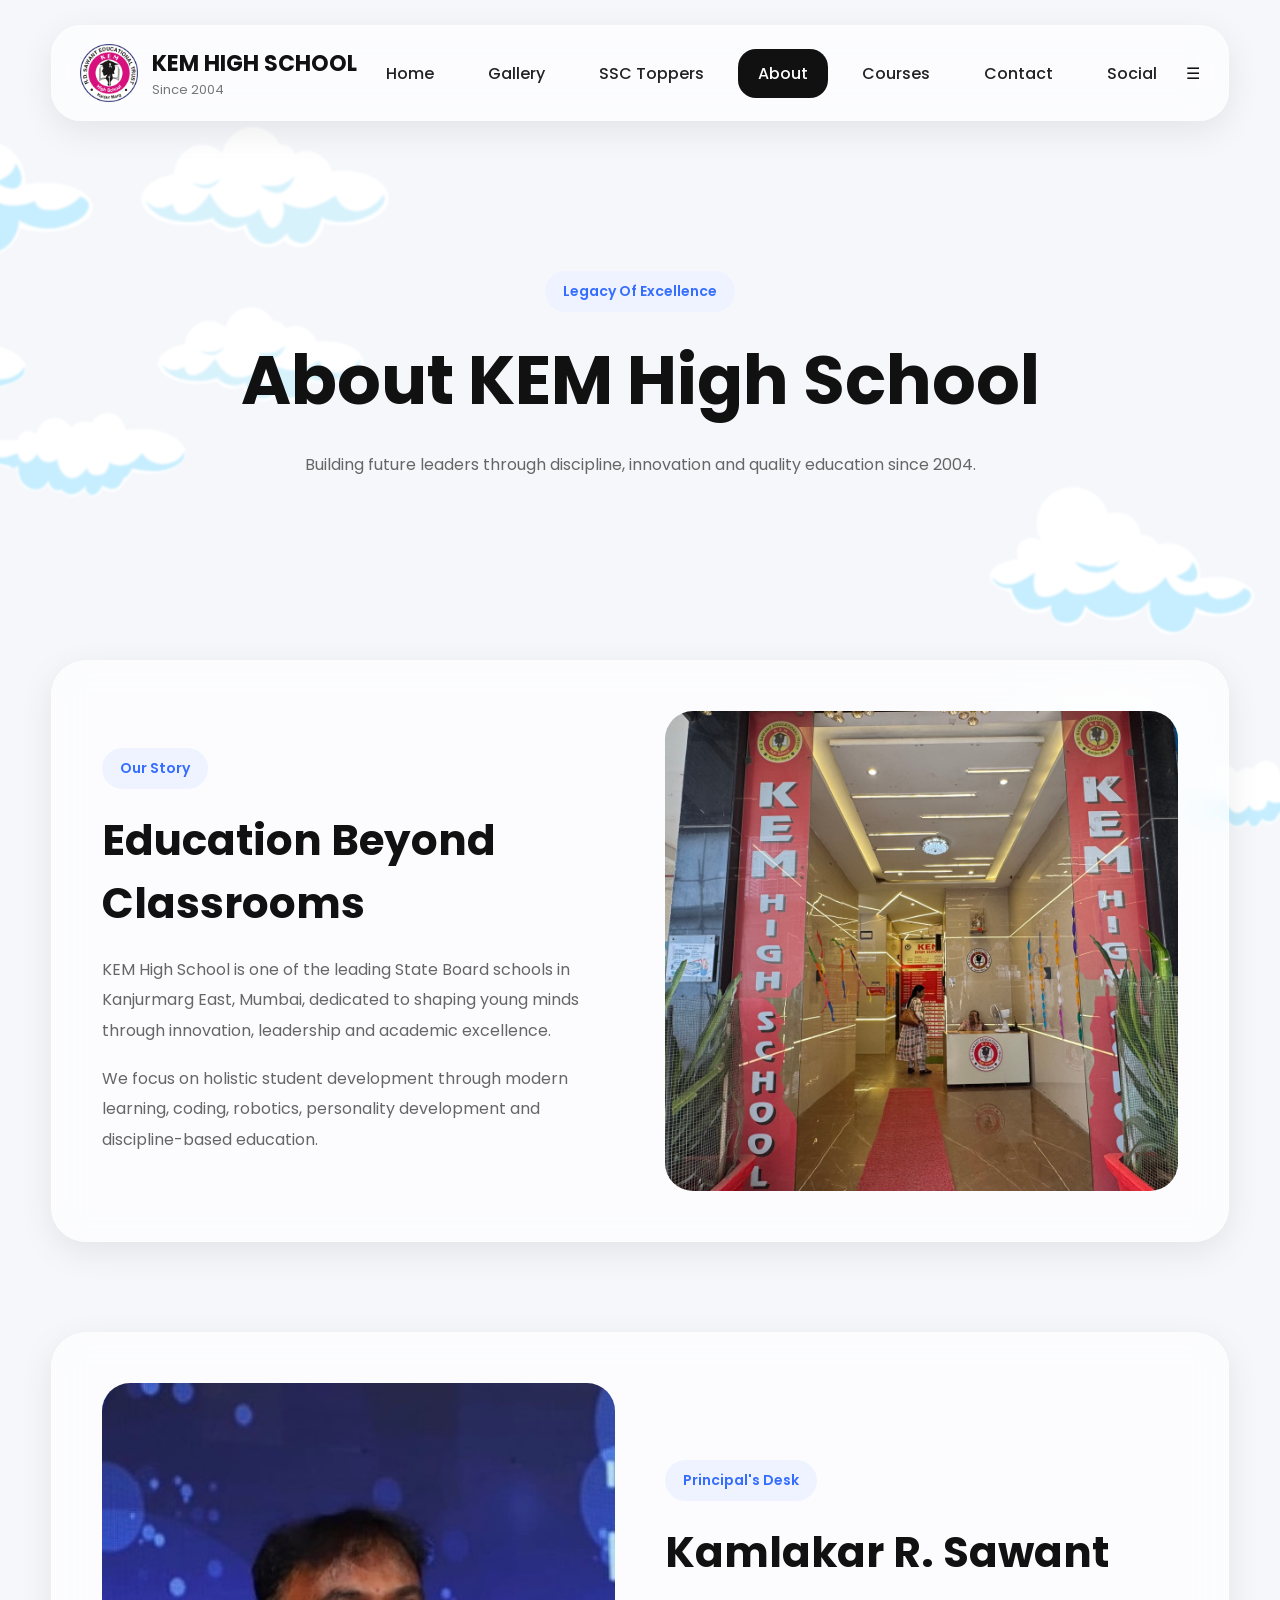
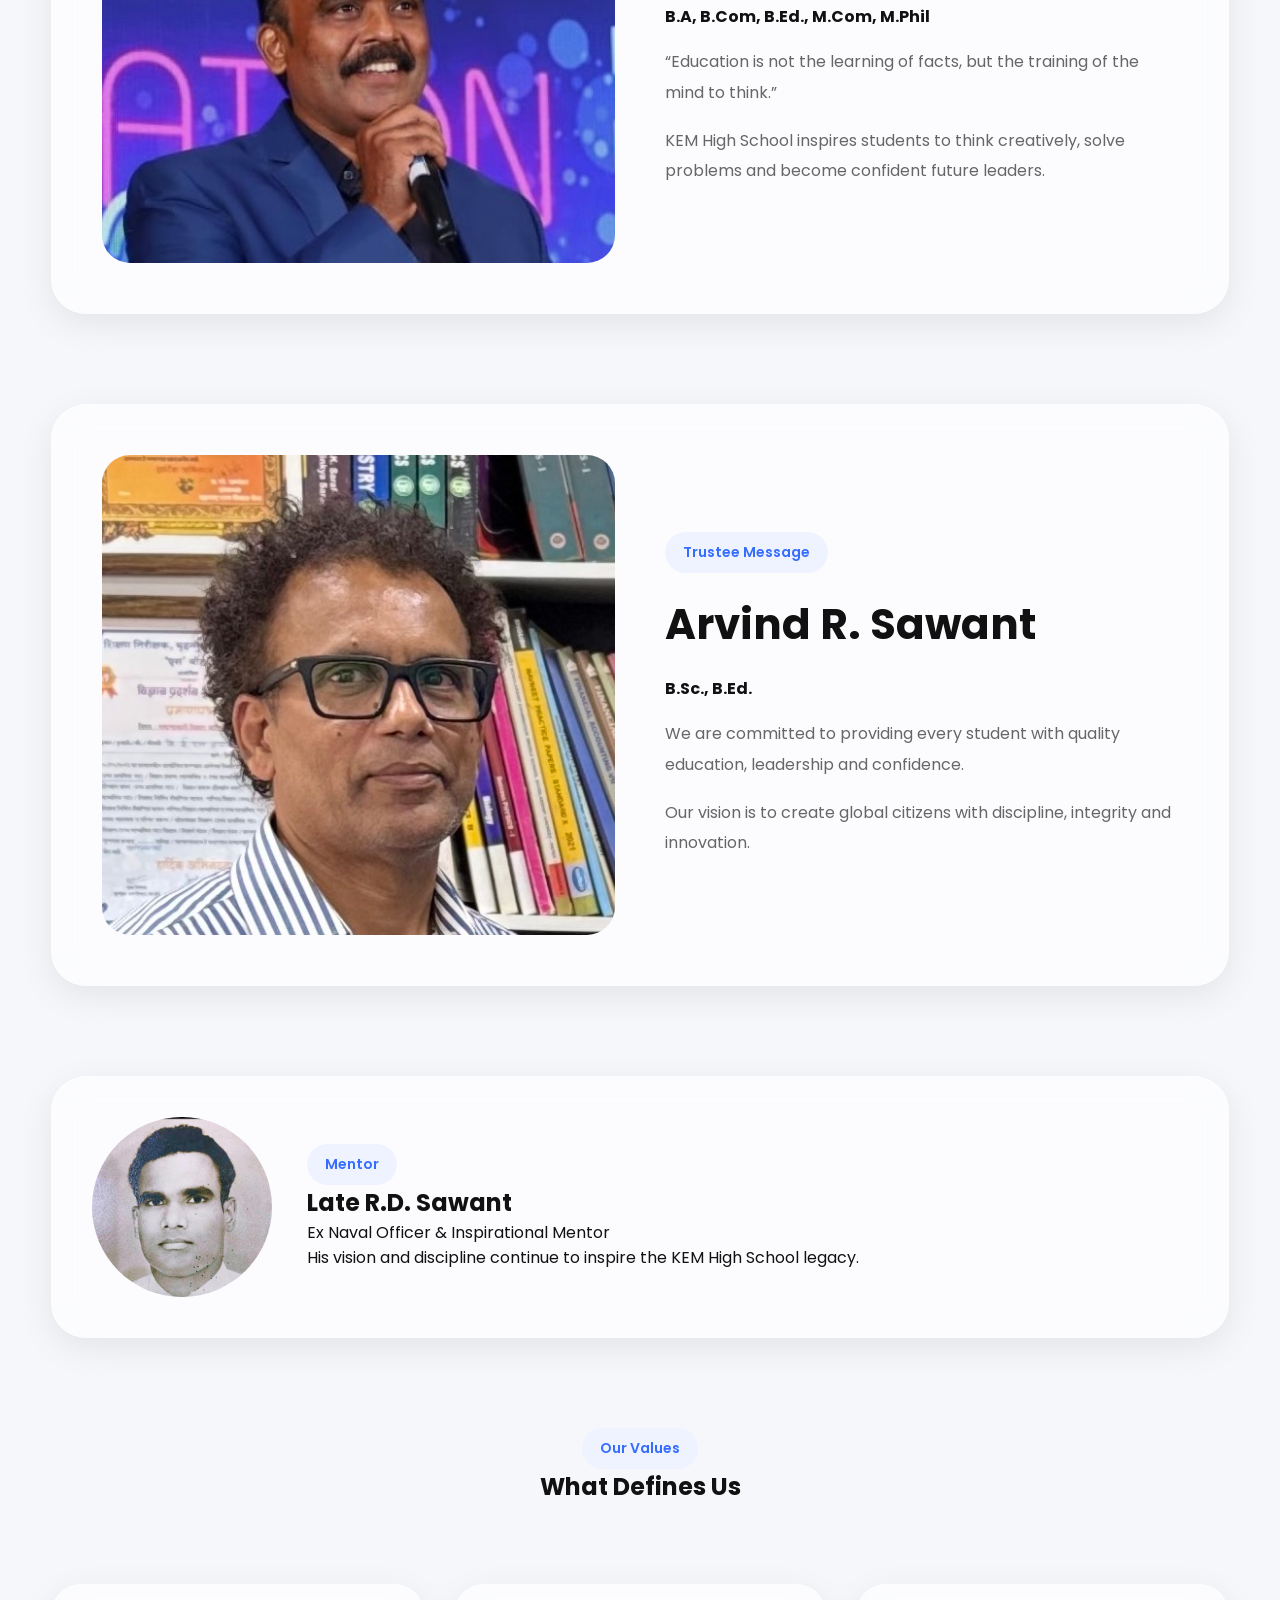
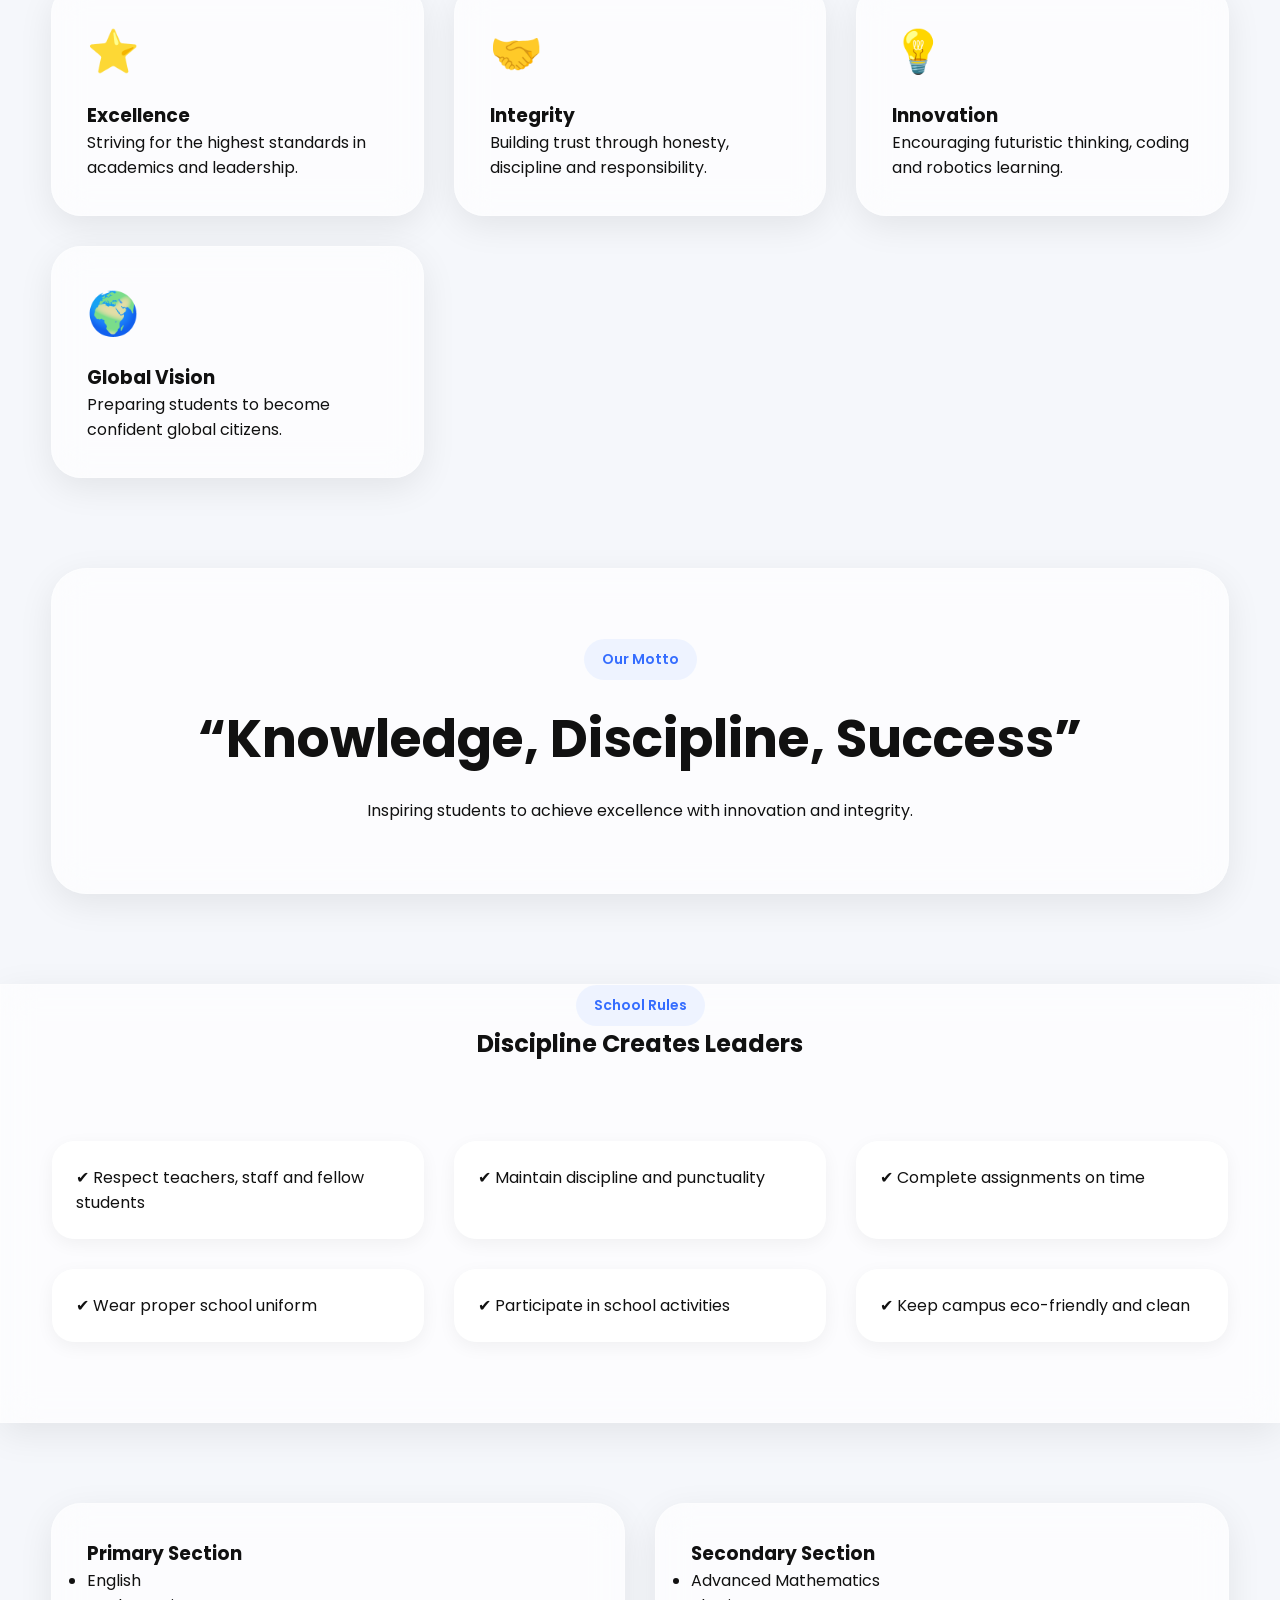
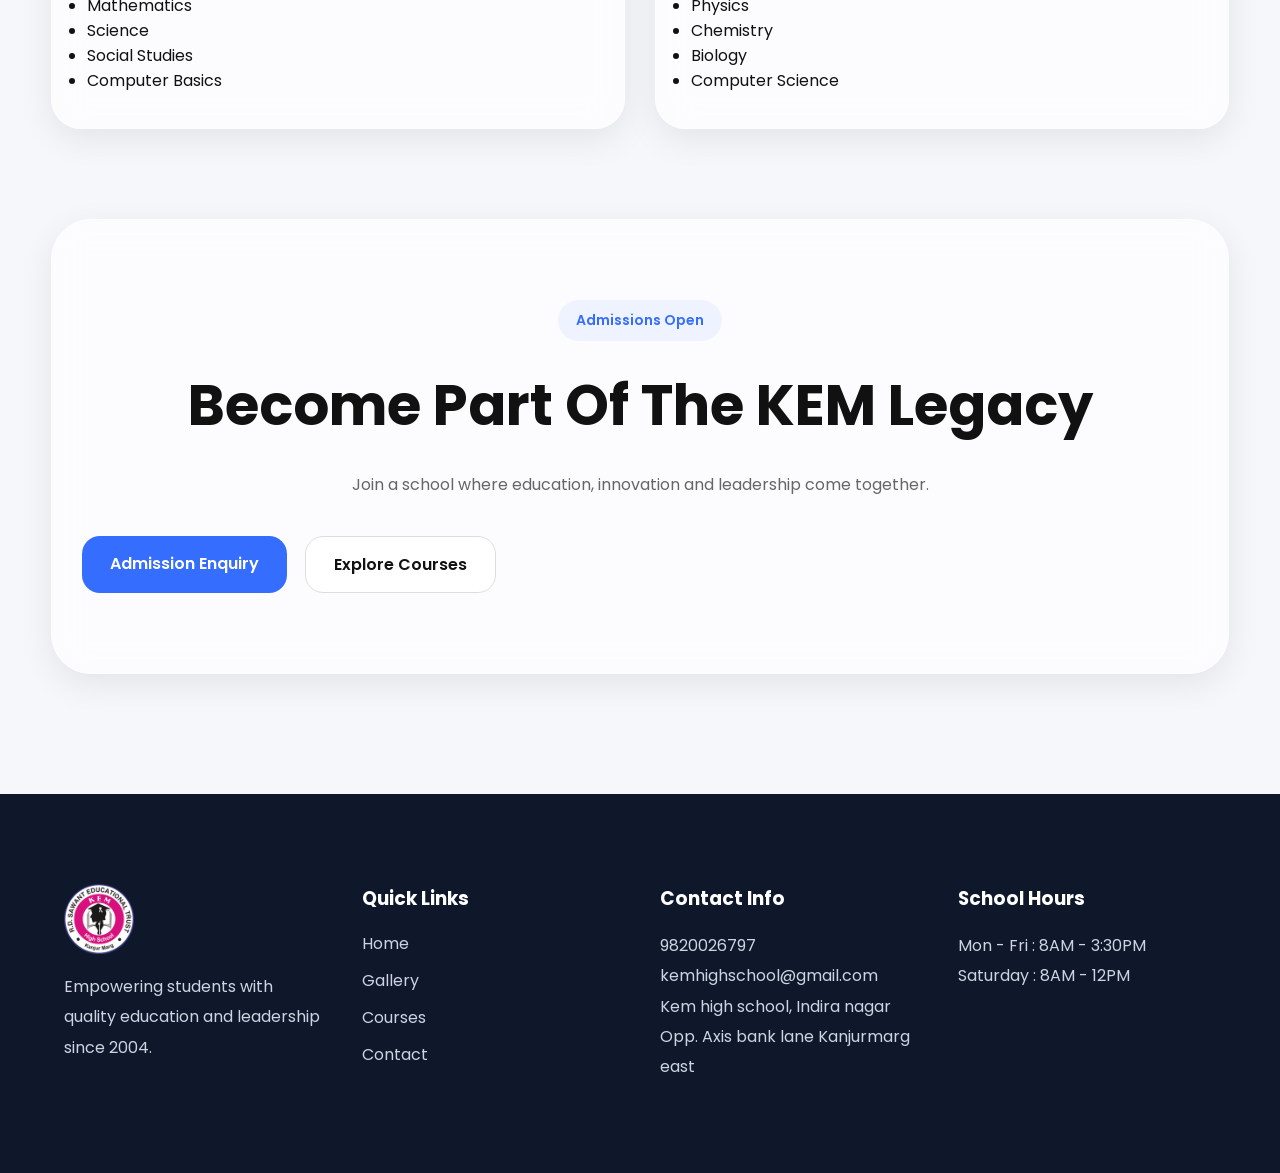
<file: about.html>
<!-- about.html -->

<!DOCTYPE html>
<html lang="en">

<head>
    <meta charset="UTF-8">
    <meta name="viewport" content="width=device-width, initial-scale=1.0">

    <title>KEM High School - About</title>

    <link rel="stylesheet" href="style.css">

    <link href="https://fonts.googleapis.com/css2?family=Poppins:wght@300;400;500;600;700;800&display=swap" rel="stylesheet">
</head>

<body>

    <!-- FLOATING BG -->

    <img src="images/cloud.png" class="floating-cloud cloud1">
    <img src="images/cloud.png" class="floating-cloud cloud2">

    <!-- NAVBAR -->

    <header class="navbar glass">

        <div class="logo-box">

            <img src="images/logo.png" class="logo">

            <div>
                <h2>KEM HIGH SCHOOL</h2>
                <p>Since 2004</p>
            </div>

        </div>

        <nav>

            <a href="index.html">Home</a>
            <a href="gallery.html">Gallery</a>
            <a href="toppers.html">SSC Toppers</a>
            <a href="about.html" class="active">About</a>
            <a href="courses.html">Courses</a>
            <a href="contact.html">Contact</a>
            <a href="social.html">Social</a>

        </nav>

    </header>

    <!-- HERO -->

    <section class="page-hero center">

        <span class="premium-badge">
            Legacy Of Excellence
        </span>

        <h1>About KEM High School</h1>

        <p>
            Building future leaders through discipline,
            innovation and quality education since 2004.
        </p>

    </section>

    <!-- OUR STORY -->

    <section class="glass about-box hover-card">

        <div class="about-text">

            <span class="premium-badge">
                Our Story
            </span>

            <h2>Education Beyond Classrooms</h2>

            <p>
                KEM High School is one of the leading State Board schools
                in Kanjurmarg East, Mumbai, dedicated to shaping young minds
                through innovation, leadership and academic excellence.
            </p>

            <p>
                We focus on holistic student development through modern learning,
                coding, robotics, personality development and discipline-based education.
            </p>

        </div>

        <div class="about-image">

            <img src="images/hero2.jpg">

        </div>

    </section>

    <!-- PRINCIPAL -->

    <section class="glass leadership-card hover-card">

        <div class="leader-image">
            <img src="images/principal.jpg">
        </div>

        <div class="leader-content">

            <span class="premium-badge">
                Principal's Desk
            </span>

            <h2>Kamlakar R. Sawant</h2>

            <h4>
                B.A, B.Com, B.Ed., M.Com, M.Phil
            </h4>

            <p>
                “Education is not the learning of facts,
                but the training of the mind to think.”
            </p>

            <p>
                KEM High School inspires students to think creatively,
                solve problems and become confident future leaders.
            </p>

        </div>

    </section>

    <!-- TRUSTEE -->

    <section class="glass leadership-card reverse hover-card">

        <div class="leader-content">

            <span class="premium-badge">
                Trustee Message
            </span>

            <h2>Arvind R. Sawant</h2>

            <h4>B.Sc., B.Ed.</h4>

            <p>
                We are committed to providing every student
                with quality education, leadership and confidence.
            </p>

            <p>
                Our vision is to create global citizens
                with discipline, integrity and innovation.
            </p>

        </div>

        <div class="leader-image">
            <img src="images/trustee.jpg">
        </div>

    </section>

    <!-- MENTOR -->

    <section class="glass mentor-section hover-card">

        <img src="images/mentor.jpg" class="mentor-image">

        <div>

            <span class="premium-badge">
                Mentor
            </span>

            <h2>Late R.D. Sawant</h2>

            <p>
                Ex Naval Officer & Inspirational Mentor
            </p>

            <p>
                His vision and discipline continue to inspire
                the KEM High School legacy.
            </p>

        </div>

    </section>

    <!-- VALUES -->

    <section class="values-section">

        <div class="section-heading center">

            <span class="premium-badge">
                Our Values
            </span>

            <h2>What Defines Us</h2>

        </div>

        <div class="values-grid">

            <div class="value-card glass hover-card">

                <div class="value-icon">⭐</div>

                <h3>Excellence</h3>

                <p>
                    Striving for the highest standards
                    in academics and leadership.
                </p>

            </div>

            <div class="value-card glass hover-card">

                <div class="value-icon">🤝</div>

                <h3>Integrity</h3>

                <p>
                    Building trust through honesty,
                    discipline and responsibility.
                </p>

            </div>

            <div class="value-card glass hover-card">

                <div class="value-icon">💡</div>

                <h3>Innovation</h3>

                <p>
                    Encouraging futuristic thinking,
                    coding and robotics learning.
                </p>

            </div>

            <div class="value-card glass hover-card">

                <div class="value-icon">🌍</div>

                <h3>Global Vision</h3>

                <p>
                    Preparing students to become
                    confident global citizens.
                </p>

            </div>

        </div>

    </section>

    <!-- MOTTO -->

    <section class="glass motto-section center hover-card">

        <span class="premium-badge">
            Our Motto
        </span>

        <h2>
            “Knowledge, Discipline, Success”
        </h2>

        <p>
            Inspiring students to achieve excellence
            with innovation and integrity.
        </p>

    </section>

    <!-- RULES -->

    <section class="glass rules-section">

        <div class="section-heading center">

            <span class="premium-badge">
                School Rules
            </span>

            <h2>Discipline Creates Leaders</h2>

        </div>

        <div class="rules-grid">

            <div class="rule-item hover-card">
                ✔ Respect teachers, staff and fellow students
            </div>

            <div class="rule-item hover-card">
                ✔ Maintain discipline and punctuality
            </div>

            <div class="rule-item hover-card">
                ✔ Complete assignments on time
            </div>

            <div class="rule-item hover-card">
                ✔ Wear proper school uniform
            </div>

            <div class="rule-item hover-card">
                ✔ Participate in school activities
            </div>

            <div class="rule-item hover-card">
                ✔ Keep campus eco-friendly and clean
            </div>

        </div>

    </section>

    <!-- CURRICULUM -->

    <section class="curriculum-grid">

        <div class="glass curriculum-card hover-card">

            <h3>Primary Section</h3>

            <ul>
                <li>English</li>
                <li>Mathematics</li>
                <li>Science</li>
                <li>Social Studies</li>
                <li>Computer Basics</li>
            </ul>

        </div>

        <div class="glass curriculum-card hover-card">

            <h3>Secondary Section</h3>

            <ul>
                <li>Advanced Mathematics</li>
                <li>Physics</li>
                <li>Chemistry</li>
                <li>Biology</li>
                <li>Computer Science</li>
            </ul>

        </div>

    </section>

    <!-- CTA -->

    <section class="enquiry-section glass">

        <span class="premium-badge">
            Admissions Open
        </span>

        <h2>Become Part Of The KEM Legacy</h2>

        <p>
            Join a school where education,
            innovation and leadership come together.
        </p>

        <div class="hero-buttons">

            <a href="contact.html" class="primary-btn">
                Admission Enquiry
            </a>

            <a href="courses.html" class="secondary-btn">
                Explore Courses
            </a>

        </div>

    </section>

    <!-- FOOTER -->

    <footer class="footer">

        <div class="footer-grid">

            <div>

                <img src="images/logo.png" class="footer-logo">

                <p>
                    Empowering students with quality
                    education and leadership since 2004.
                </p>

            </div>

            <div>

                <h3>Quick Links</h3>

                <a href="index.html">Home</a>
                <a href="gallery.html">Gallery</a>
                <a href="courses.html">Courses</a>
                <a href="contact.html">Contact</a>

            </div>

            <div>

                <h3>Contact Info</h3>

                <p>9820026797</p>
                <p>kemhighschool@gmail.com</p>
                <p>
Kem high school,
Indira nagar
Opp. Axis bank lane
Kanjurmarg east</p>

            </div>

            <div>

                <h3>School Hours</h3>

                <p>Mon - Fri : 8AM - 3:30PM</p>
                <p>Saturday : 8AM - 12PM</p>

            </div>

        </div>

    </footer>

<script src="script.js"></script>

</body>
</html>
</file>
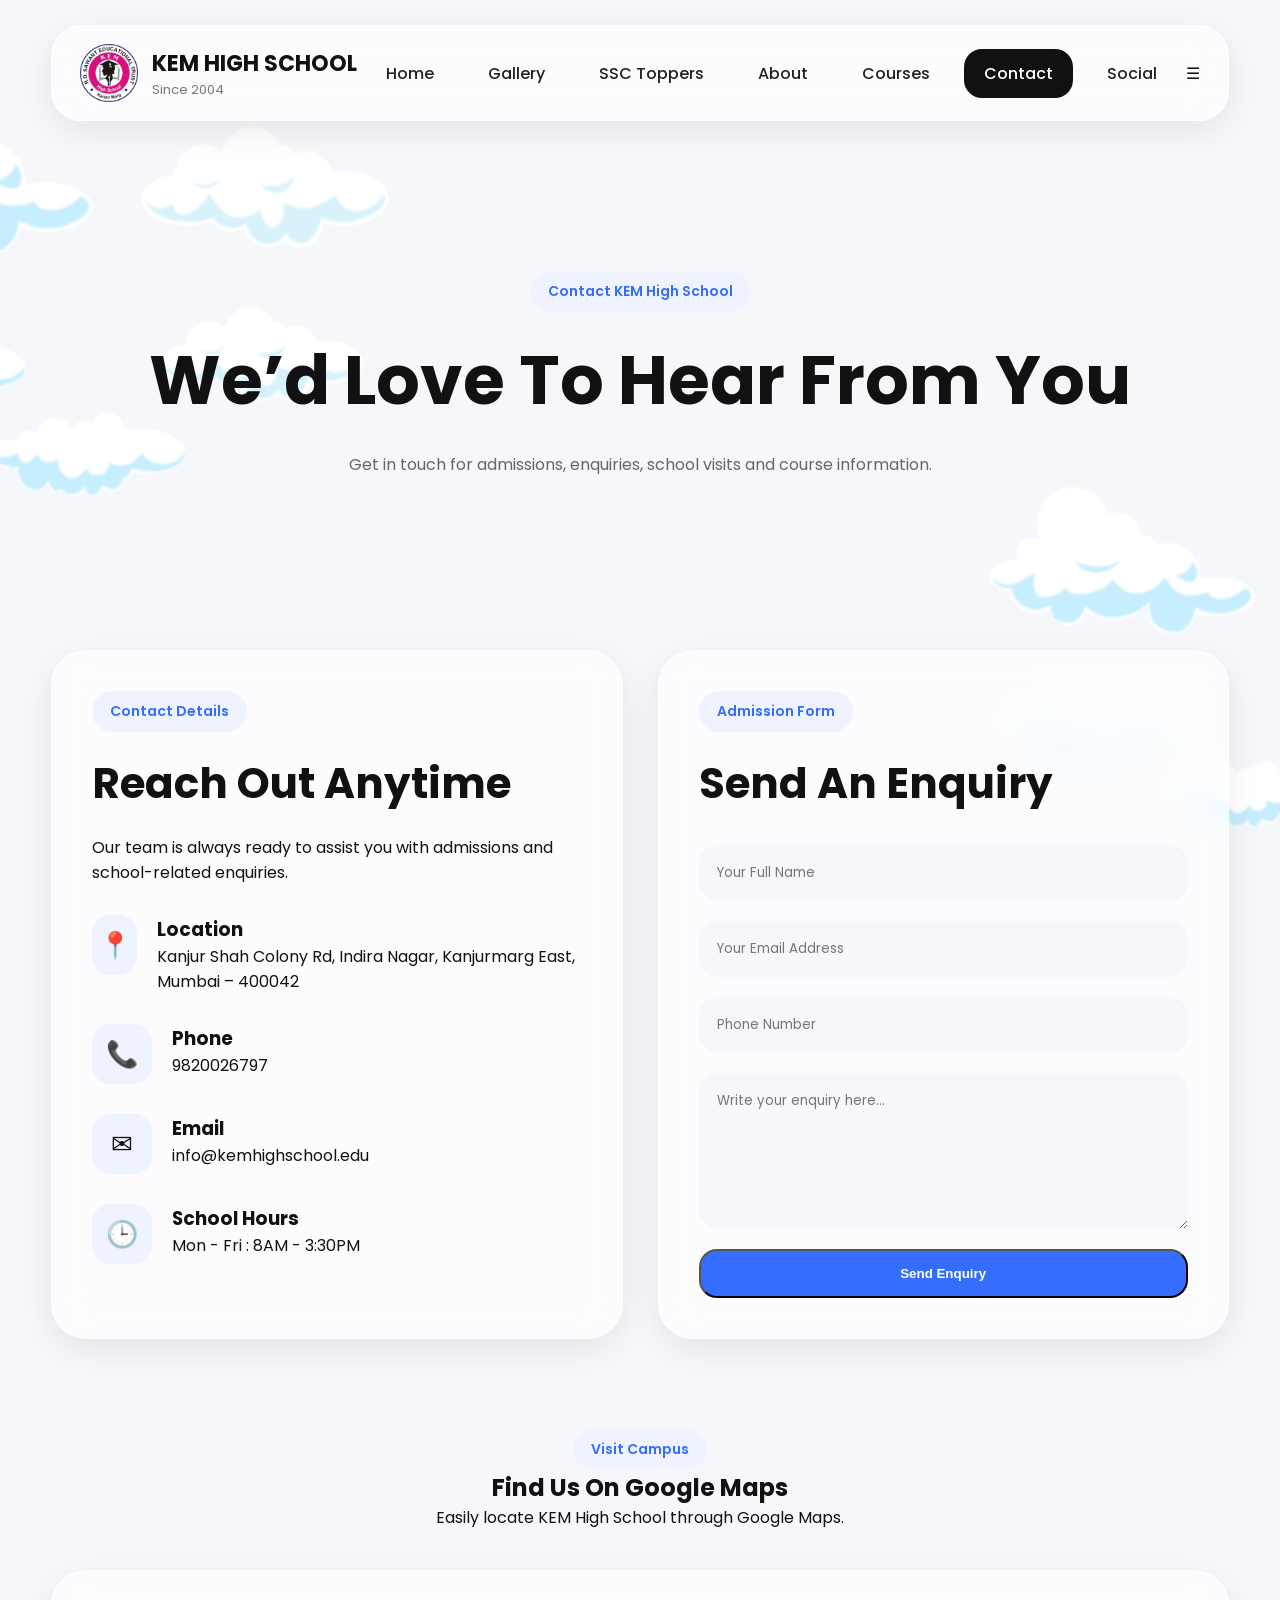
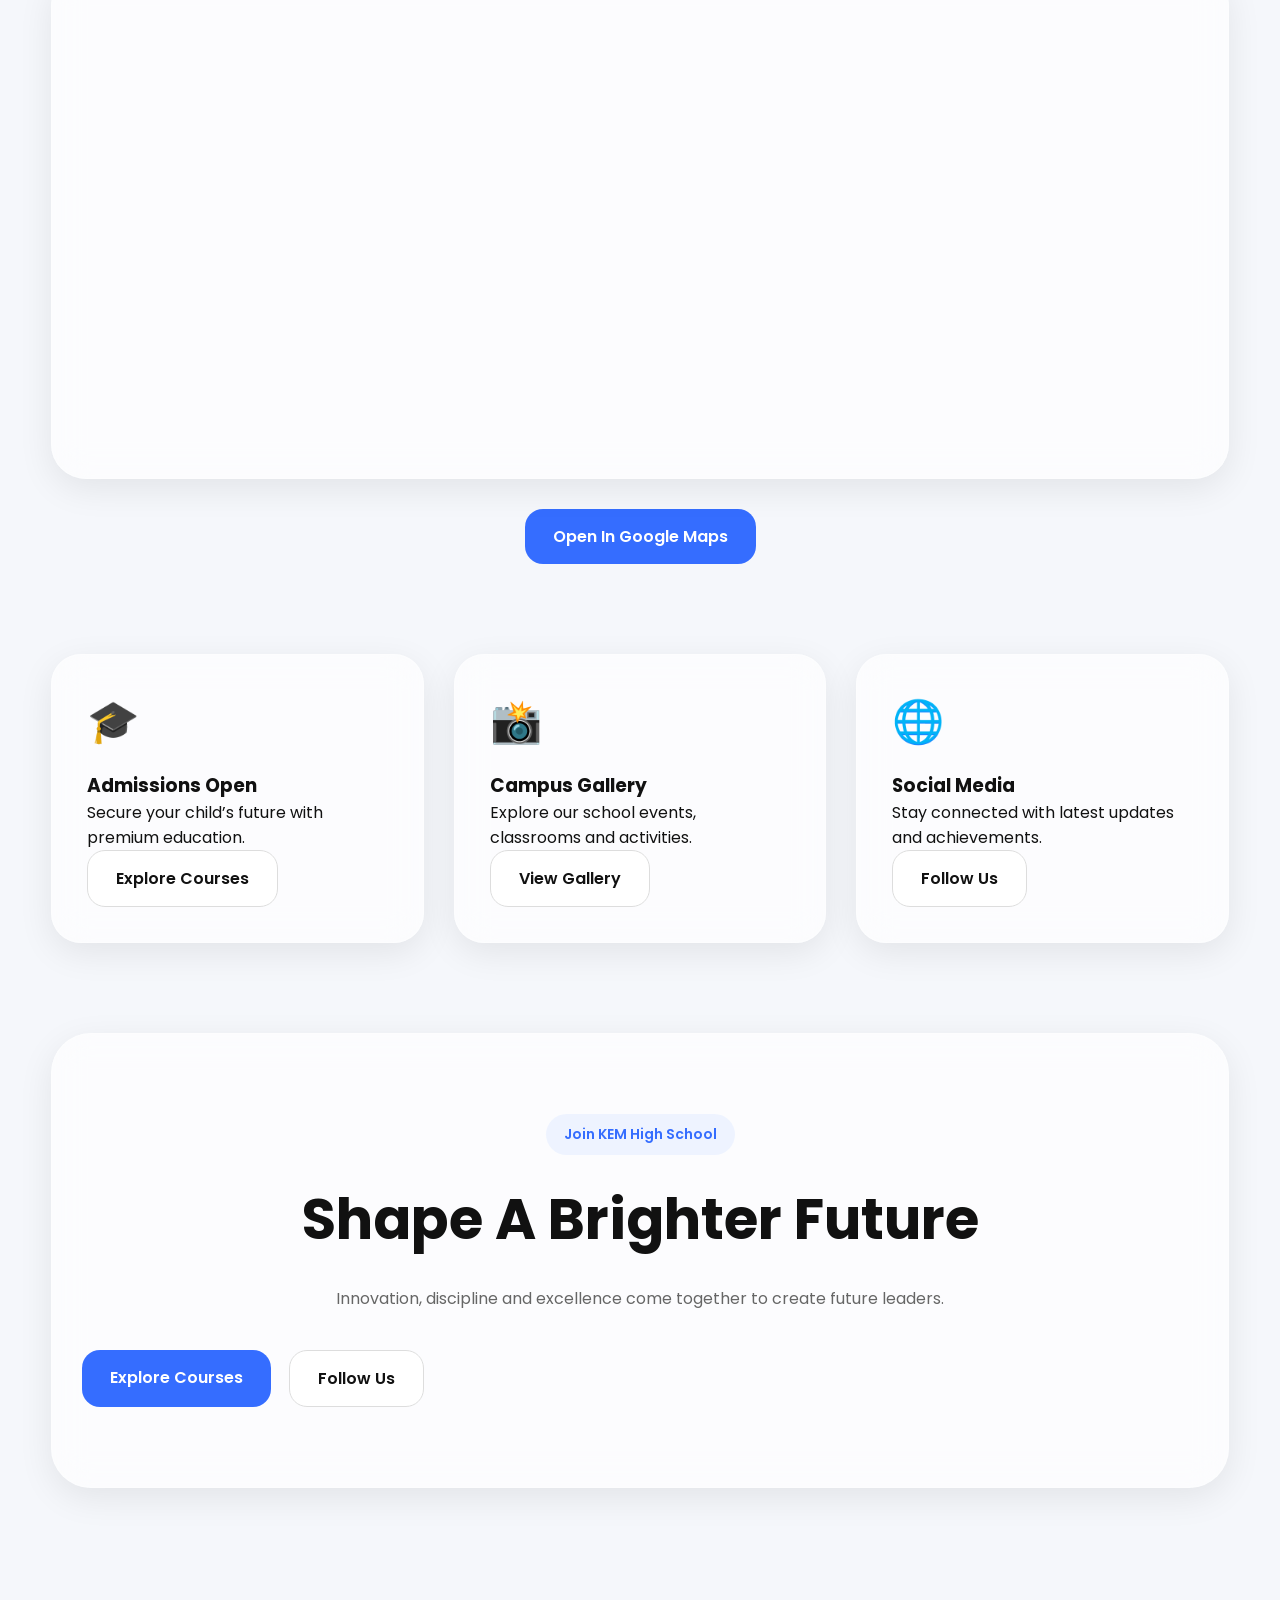
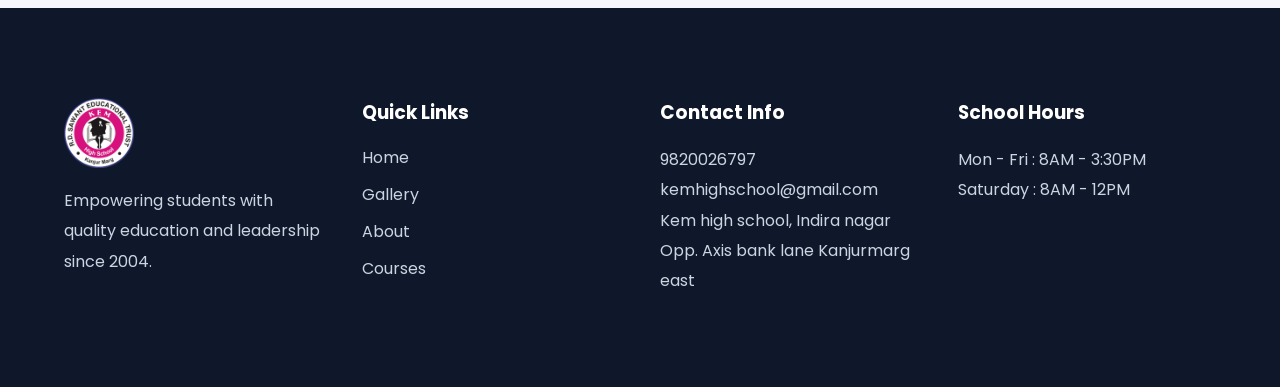
<file: contact.html>
<!-- contact.html -->

<!DOCTYPE html>
<html lang="en">

<head>
    <meta charset="UTF-8">
    <meta name="viewport" content="width=device-width, initial-scale=1.0">

    <title>KEM High School - Contact</title>

    <link rel="stylesheet" href="style.css">

    <link href="https://fonts.googleapis.com/css2?family=Poppins:wght@300;400;500;600;700;800&display=swap" rel="stylesheet">
</head>

<body>

    <!-- FLOATING BG -->

    <img src="images/cloud.png" class="floating-cloud cloud1">
    <img src="images/cloud.png" class="floating-cloud cloud2">

    <!-- NAVBAR -->

    <header class="navbar glass">

        <div class="logo-box">

            <img src="images/logo.png" class="logo">

            <div>
                <h2>KEM HIGH SCHOOL</h2>
                <p>Since 2004</p>
            </div>

        </div>

        <nav>

            <a href="index.html">Home</a>
            <a href="gallery.html">Gallery</a>
            <a href="toppers.html">SSC Toppers</a>
            <a href="about.html">About</a>
            <a href="courses.html">Courses</a>
            <a href="contact.html" class="active">Contact</a>
            <a href="social.html">Social</a>

        </nav>

    </header>

    <!-- HERO -->

    <section class="page-hero center">

        <span class="premium-badge">
            Contact KEM High School
        </span>

        <h1>We’d Love To Hear From You</h1>

        <p>
            Get in touch for admissions, enquiries,
            school visits and course information.
        </p>

    </section>

    <!-- CONTACT SECTION -->

    <section class="contact-layout">

        <!-- LEFT SIDE -->

        <div class="contact-info glass hover-card">

            <span class="premium-badge">
                Contact Details
            </span>

            <h2>Reach Out Anytime</h2>

            <p>
                Our team is always ready to assist you
                with admissions and school-related enquiries.
            </p>

            <div class="contact-item">

                <div class="contact-icon">📍</div>

                <div>

                    <h3>Location</h3>

                    <p>
                        Kanjur Shah Colony Rd,
                        Indira Nagar, Kanjurmarg East,
                        Mumbai – 400042
                    </p>

                </div>

            </div>

            <div class="contact-item">

                <div class="contact-icon">📞</div>

                <div>

                    <h3>Phone</h3>

                    <p>
                        9820026797
                    </p>

                </div>

            </div>

            <div class="contact-item">

                <div class="contact-icon">✉</div>

                <div>

                    <h3>Email</h3>

                    <p>
                        info@kemhighschool.edu
                    </p>

                </div>

            </div>

            <div class="contact-item">

                <div class="contact-icon">🕒</div>

                <div>

                    <h3>School Hours</h3>

                    <p>
                        Mon - Fri : 8AM - 3:30PM
                    </p>

                </div>

            </div>

        </div>

        <!-- FORM -->

        <div class="contact-form glass hover-card">

            <span class="premium-badge">
                Admission Form
            </span>

            <h2>Send An Enquiry</h2>

            <form action="https://formspree.io/f/xpqlnoea" method="POST">

                <input
                    type="text"
                    name="name"
                    placeholder="Your Full Name"
                    required>

                <input
                    type="email"
                    name="email"
                    placeholder="Your Email Address"
                    required>

                <input
                    type="text"
                    name="phone"
                    placeholder="Phone Number"
                    required>

                <textarea
                    name="message"
                    placeholder="Write your enquiry here..."
                    rows="6"
                    required></textarea>

                <button type="submit" class="primary-btn">

                    Send Enquiry

                </button>

            </form>

        </div>

    </section>

    <!-- GOOGLE MAP -->

    <section class="map-section">

        <div class="section-heading center">

            <span class="premium-badge">
                Visit Campus
            </span>

            <h2>Find Us On Google Maps</h2>

            <p>
                Easily locate KEM High School through Google Maps.
            </p>

        </div>

        <div class="map-box glass hover-card">

            <iframe
                src="https://maps.google.com/maps?q=KEM%20High%20School%20Kanjurmarg%20East%20Mumbai&t=&z=15&ie=UTF8&iwloc=&output=embed"
                allowfullscreen=""
                loading="lazy">
            </iframe>

        </div>

        <div class="map-btn-box">

            <a
                href="https://maps.app.goo.gl/K38qBVfBIfZsiL49K"
                target="_blank"
                class="primary-btn">

                Open In Google Maps

            </a>

        </div>

    </section>

    <!-- QUICK ACTIONS -->

    <section class="quick-actions">

        <div class="action-card glass hover-card">

            <div class="action-icon">🎓</div>

            <h3>Admissions Open</h3>

            <p>
                Secure your child’s future
                with premium education.
            </p>

            <a href="courses.html" class="secondary-btn">
                Explore Courses
            </a>

        </div>

        <div class="action-card glass hover-card">

            <div class="action-icon">📸</div>

            <h3>Campus Gallery</h3>

            <p>
                Explore our school events,
                classrooms and activities.
            </p>

            <a href="gallery.html" class="secondary-btn">
                View Gallery
            </a>

        </div>

        <div class="action-card glass hover-card">

            <div class="action-icon">🌐</div>

            <h3>Social Media</h3>

            <p>
                Stay connected with latest
                updates and achievements.
            </p>

            <a href="social.html" class="secondary-btn">
                Follow Us
            </a>

        </div>

    </section>

    <!-- CTA -->

    <section class="enquiry-section glass">

        <span class="premium-badge">
            Join KEM High School
        </span>

        <h2>Shape A Brighter Future</h2>

        <p>
            Innovation, discipline and excellence
            come together to create future leaders.
        </p>

        <div class="hero-buttons">

            <a href="courses.html" class="primary-btn">
                Explore Courses
            </a>

            <a href="social.html" class="secondary-btn">
                Follow Us
            </a>

        </div>

    </section>

    <!-- FOOTER -->

    <footer class="footer">

        <div class="footer-grid">

            <div>

                <img src="images/logo.png" class="footer-logo">

                <p>
                    Empowering students with quality
                    education and leadership since 2004.
                </p>

            </div>

            <div>

                <h3>Quick Links</h3>

                <a href="index.html">Home</a>
                <a href="gallery.html">Gallery</a>
                <a href="about.html">About</a>
                <a href="courses.html">Courses</a>

            </div>

            <div>

                <h3>Contact Info</h3>

                <p>9820026797</p>
                <p>kemhighschool@gmail.com</p>
                <p>
Kem high school,
Indira nagar
Opp. Axis bank lane
Kanjurmarg east</p>

            </div>

            <div>

                <h3>School Hours</h3>

                <p>Mon - Fri : 8AM - 3:30PM</p>
                <p>Saturday : 8AM - 12PM</p>

            </div>

        </div>

    </footer>

<script src="script.js"></script>

</body>
</html>
</file>
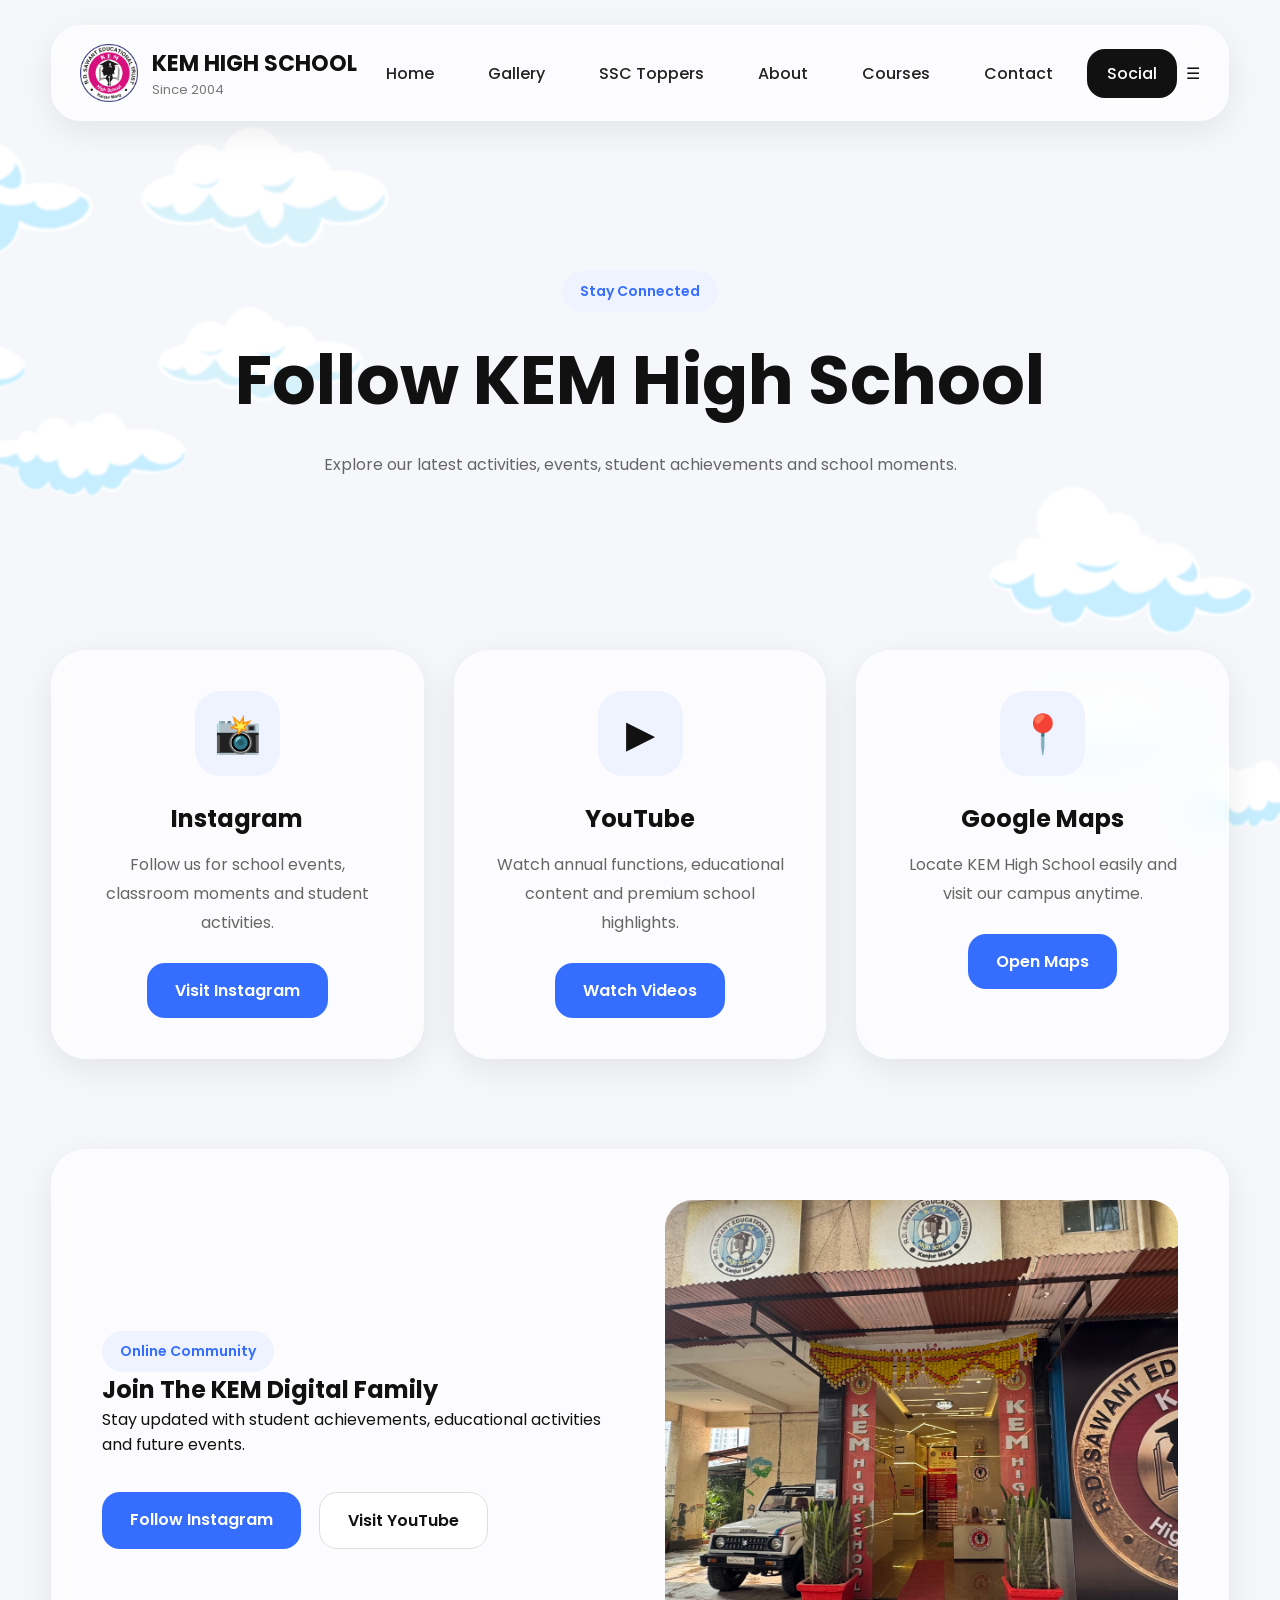
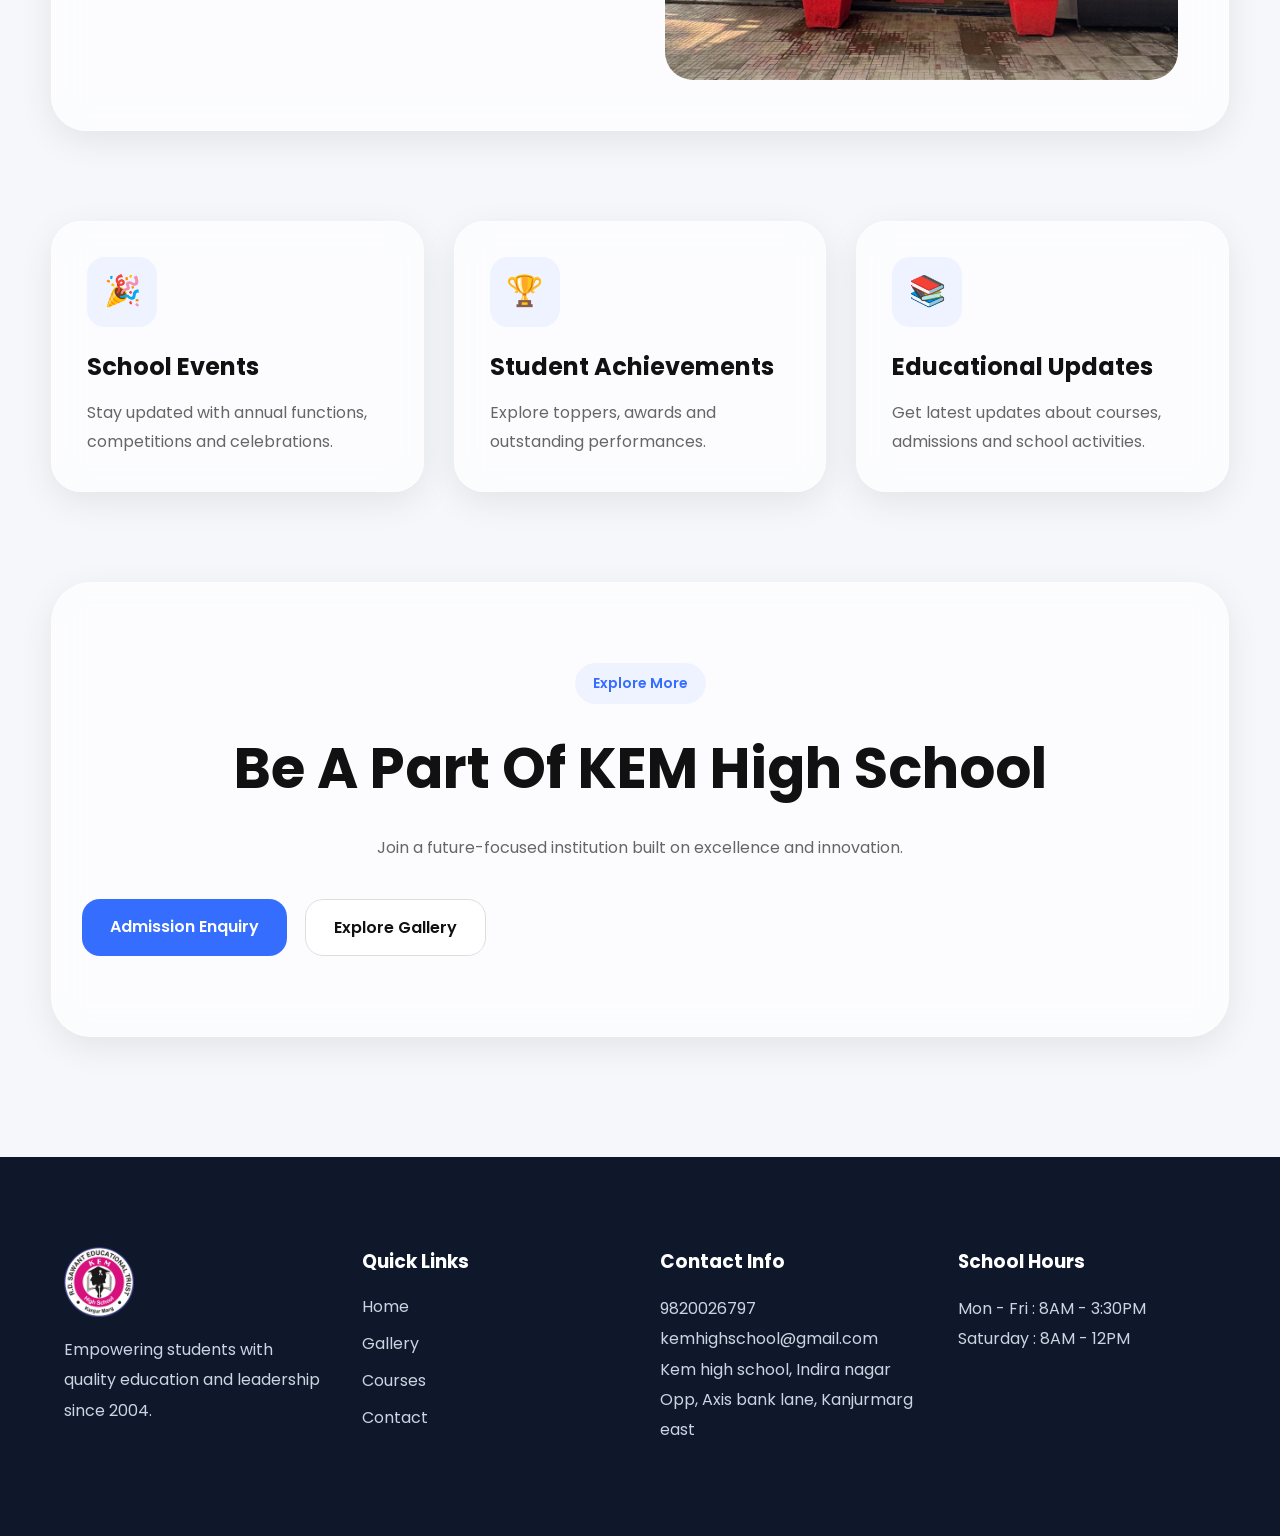
<file: social.html>
<!-- social.html -->

<!DOCTYPE html>
<html lang="en">

<head>
    <meta charset="UTF-8">
    <meta name="viewport" content="width=device-width, initial-scale=1.0">

    <title>KEM High School - Social</title>

    <link rel="stylesheet" href="style.css">

    <link href="https://fonts.googleapis.com/css2?family=Poppins:wght@300;400;500;600;700;800&display=swap" rel="stylesheet">
</head>

<body>

    <!-- FLOATING BG -->

    <img src="images/cloud.png" class="floating-cloud cloud1">
    <img src="images/cloud.png" class="floating-cloud cloud2">

    <!-- NAVBAR -->

    <header class="navbar glass">

        <div class="logo-box">

            <img src="images/logo.png" class="logo">

            <div>
                <h2>KEM HIGH SCHOOL</h2>
                <p>Since 2004</p>
            </div>

        </div>

        <nav>

            <a href="index.html">Home</a>
            <a href="gallery.html">Gallery</a>
            <a href="toppers.html">SSC Toppers</a>
            <a href="about.html">About</a>
            <a href="courses.html">Courses</a>
            <a href="contact.html">Contact</a>
            <a href="social.html" class="active">Social</a>

        </nav>

    </header>

    <!-- HERO -->

    <section class="page-hero center">

        <span class="premium-badge">
            Stay Connected
        </span>

        <h1>Follow KEM High School</h1>

        <p>
            Explore our latest activities, events,
            student achievements and school moments.
        </p>

    </section>

    <!-- SOCIAL CARDS -->

    <section class="social-grid">

        <!-- INSTAGRAM -->

        <div class="social-card glass hover-card">

            <div class="social-icon instagram">
                📸
            </div>

            <h2>Instagram</h2>

            <p>
                Follow us for school events,
                classroom moments and student activities.
            </p>

            <a
                href="https://www.instagram.com/kemhighschool?igsh=NHMxejQyNTFjc25n&utm_source=qr"
                target="_blank"
                class="primary-btn">

                Visit Instagram

            </a>

        </div>

        <!-- YOUTUBE -->

        <div class="social-card glass hover-card">

            <div class="social-icon youtube">
                ▶
            </div>

            <h2>YouTube</h2>

            <p>
                Watch annual functions, educational content
                and premium school highlights.
            </p>

            <a
                href="https://youtube.com/@kcyc-kamlakarclassesyoutub4106?si=Tu6V_2MED4eguPjV"
                target="_blank"
                class="primary-btn">

                Watch Videos

            </a>

        </div>

        <!-- MAP -->

        <div class="social-card glass hover-card">

            <div class="social-icon maps">
                📍
            </div>

            <h2>Google Maps</h2>

            <p>
                Locate KEM High School easily
                and visit our campus anytime.
            </p>

            <a
                href="https://maps.app.goo.gl/K38qBVfBIfZsiL49K"
                target="_blank"
                class="primary-btn">

                Open Maps

            </a>

        </div>

    </section>

    <!-- HIGHLIGHT SECTION -->

    <section class="glass social-highlight">

        <div class="highlight-content">

            <span class="premium-badge">
                Online Community
            </span>

            <h2>Join The KEM Digital Family</h2>

            <p>
                Stay updated with student achievements,
                educational activities and future events.
            </p>

            <div class="hero-buttons">

                <a
                    href="https://www.instagram.com/kemhighschool?igsh=NHMxejQyNTFjc25n&utm_source=qr"
                    target="_blank"
                    class="primary-btn">

                    Follow Instagram

                </a>

                <a
                    href="https://youtube.com/@kcyc-kamlakarclassesyoutub4106?si=Tu6V_2MED4eguPjV"
                    target="_blank"
                    class="secondary-btn">

                    Visit YouTube

                </a>

            </div>

        </div>

        <div class="highlight-image">

            <img src="images/hero3.jpg">

        </div>

    </section>

    <!-- SOCIAL FEATURES -->

    <section class="features-grid">

        <div class="feature-card glass hover-card">

            <div class="feature-icon">🎉</div>

            <h3>School Events</h3>

            <p>
                Stay updated with annual functions,
                competitions and celebrations.
            </p>

        </div>

        <div class="feature-card glass hover-card">

            <div class="feature-icon">🏆</div>

            <h3>Student Achievements</h3>

            <p>
                Explore toppers, awards
                and outstanding performances.
            </p>

        </div>

        <div class="feature-card glass hover-card">

            <div class="feature-icon">📚</div>

            <h3>Educational Updates</h3>

            <p>
                Get latest updates about courses,
                admissions and school activities.
            </p>

        </div>

    </section>

    <!-- CTA -->

    <section class="enquiry-section glass">

        <span class="premium-badge">
            Explore More
        </span>

        <h2>Be A Part Of KEM High School</h2>

        <p>
            Join a future-focused institution
            built on excellence and innovation.
        </p>

        <div class="hero-buttons">

            <a href="contact.html" class="primary-btn">
                Admission Enquiry
            </a>

            <a href="gallery.html" class="secondary-btn">
                Explore Gallery
            </a>

        </div>

    </section>

    <!-- FOOTER -->

    <footer class="footer">

        <div class="footer-grid">

            <div>

                <img src="images/logo.png" class="footer-logo">

                <p>
                    Empowering students with quality
                    education and leadership since 2004.
                </p>

            </div>

            <div>

                <h3>Quick Links</h3>

                <a href="index.html">Home</a>
                <a href="gallery.html">Gallery</a>
                <a href="courses.html">Courses</a>
                <a href="contact.html">Contact</a>

            </div>

            <div>

                <h3>Contact Info</h3>

                <p>9820026797</p>
                <p>kemhighschool@gmail.com</p>
                <p>
Kem high school,
Indira nagar
Opp, Axis bank lane,
Kanjurmarg east</p>

            </div>

            <div>

                <h3>School Hours</h3>

                <p>Mon - Fri : 8AM - 3:30PM</p>
                <p>Saturday : 8AM - 12PM</p>

            </div>

        </div>

    </footer>

<script src="script.js"></script>

</body>
</html>
</file>
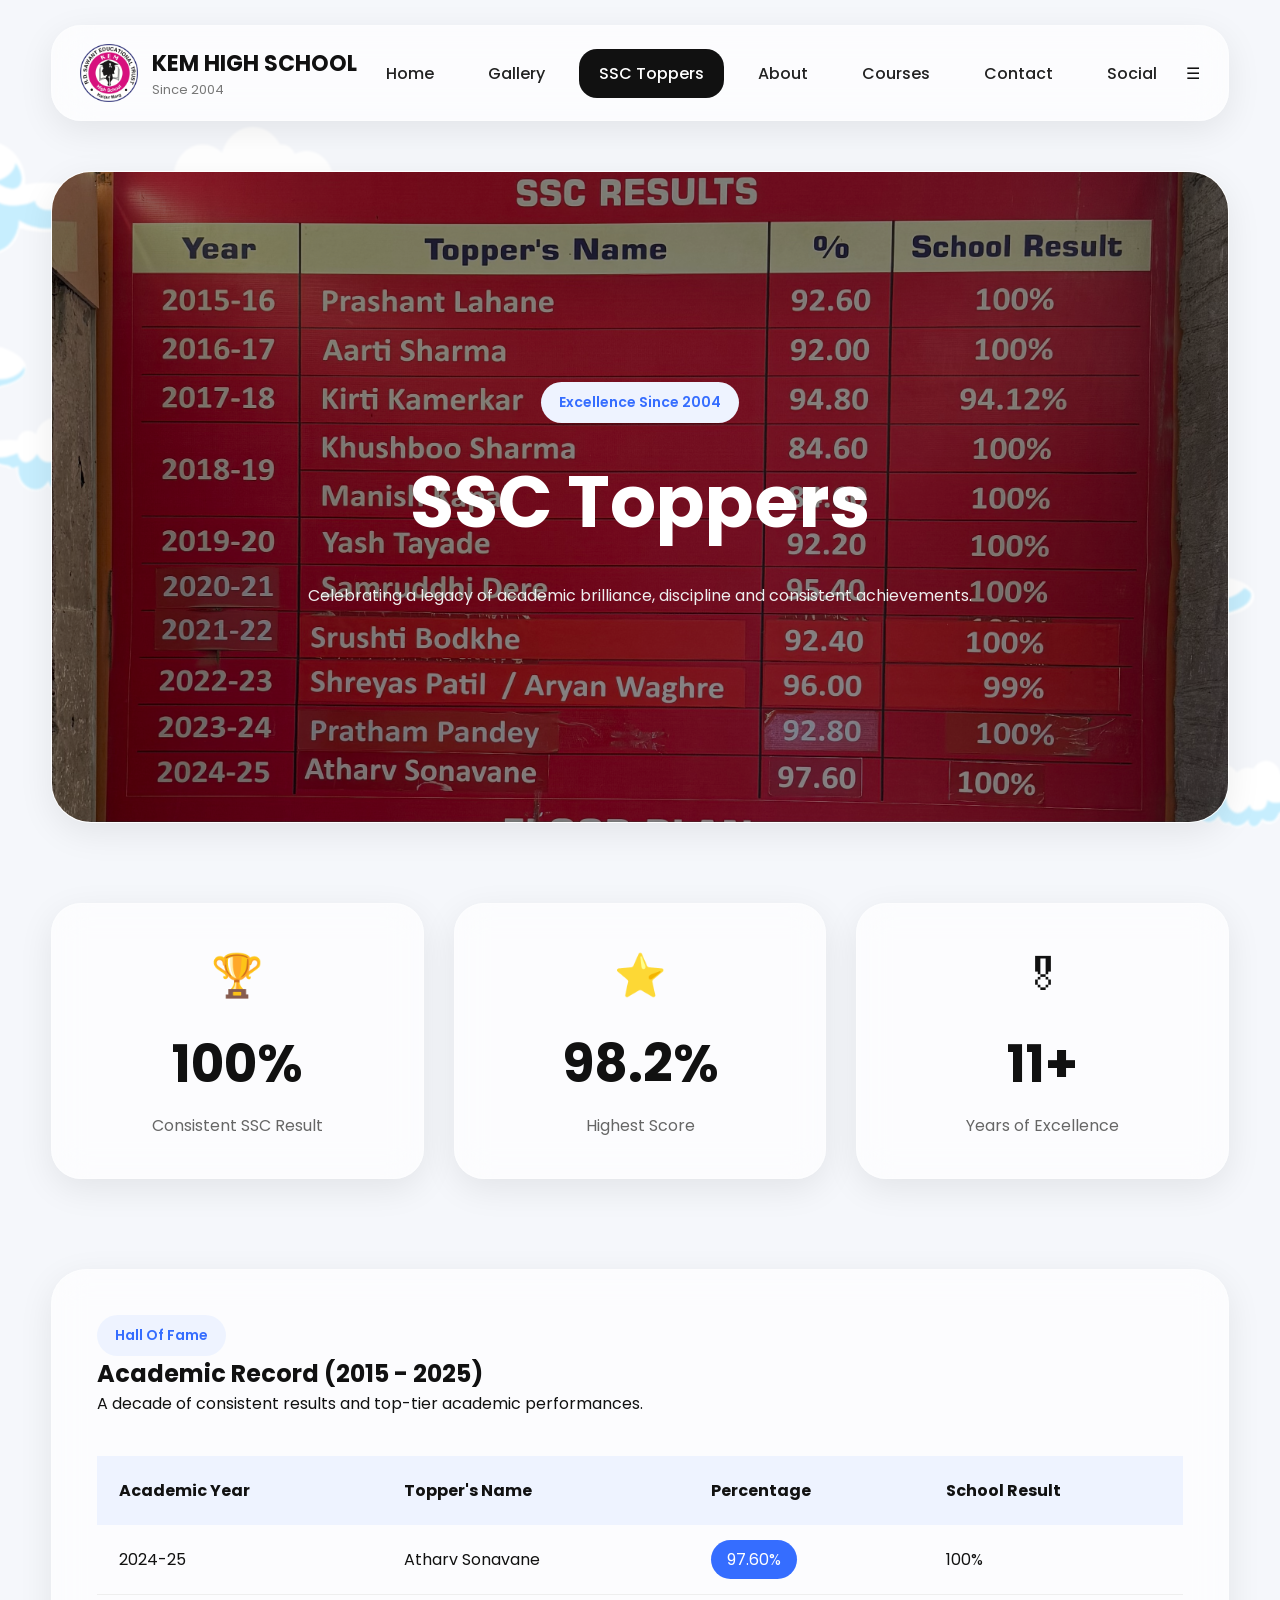
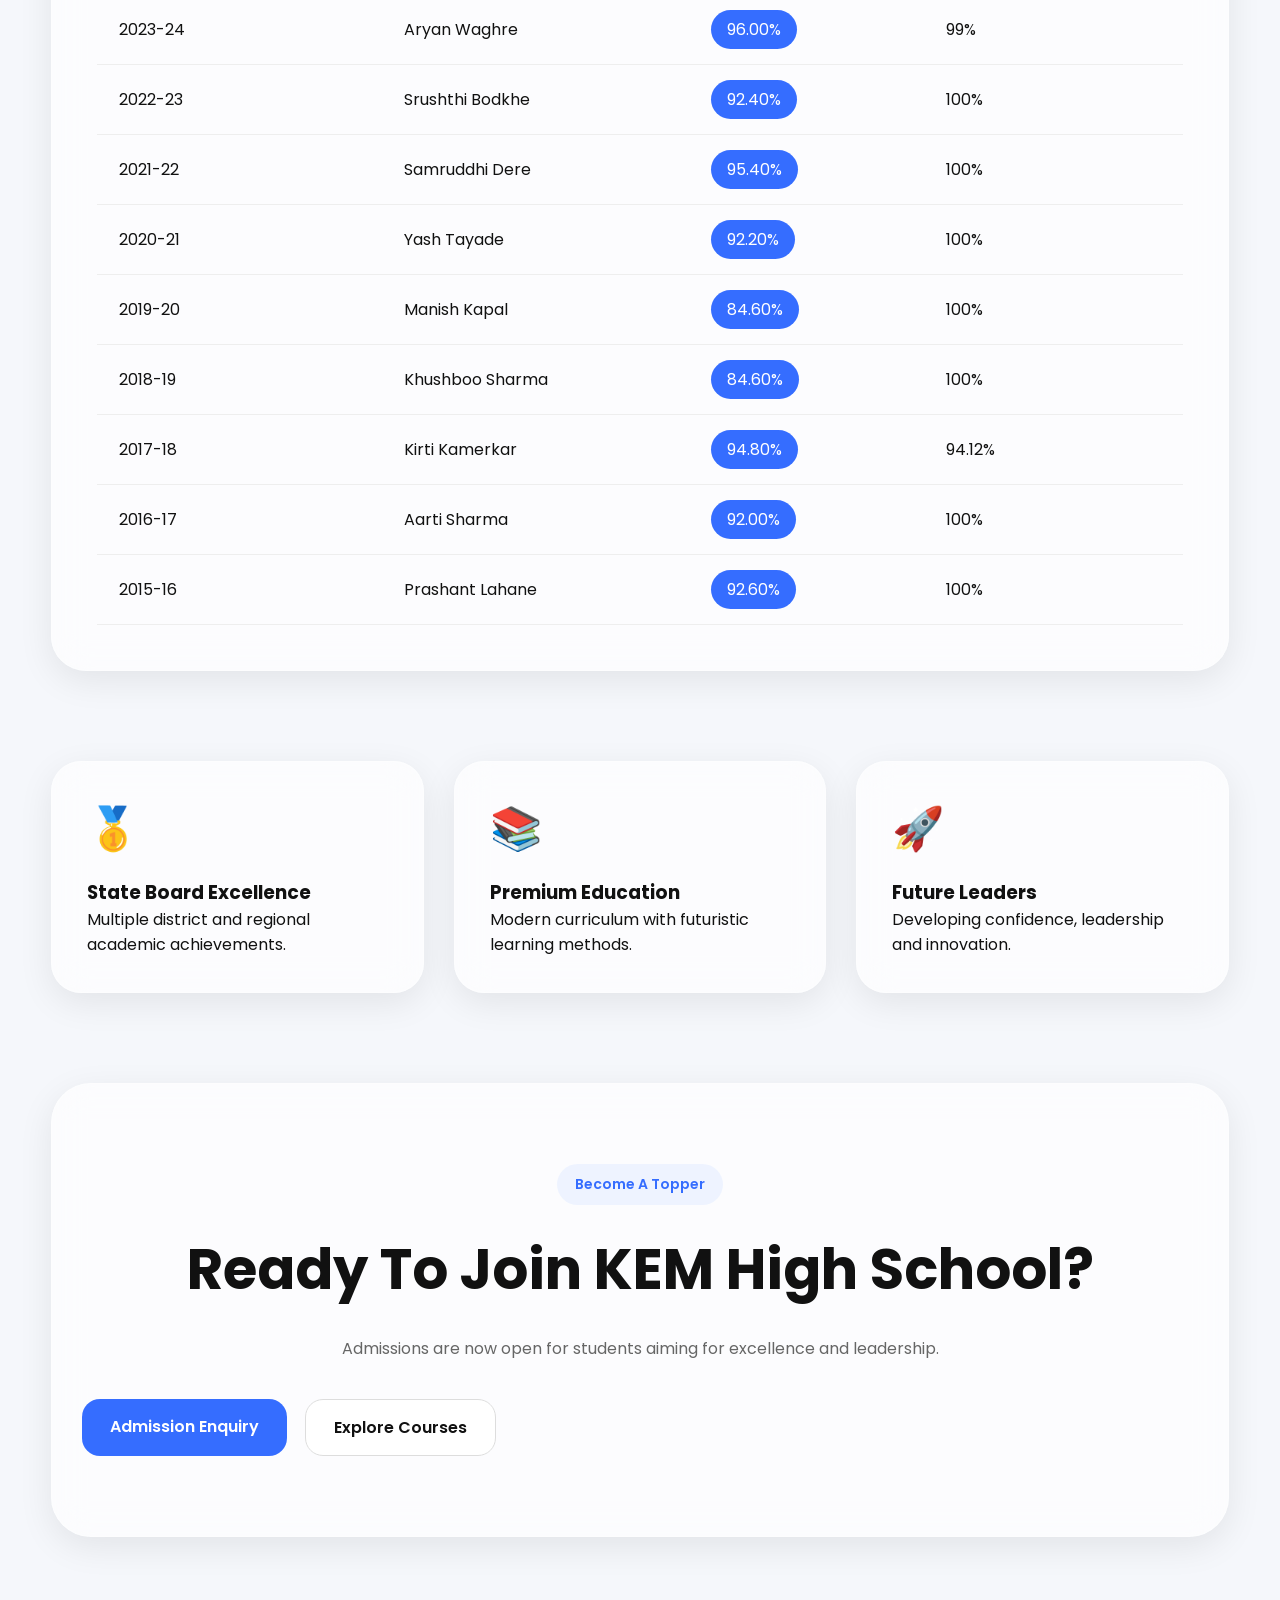
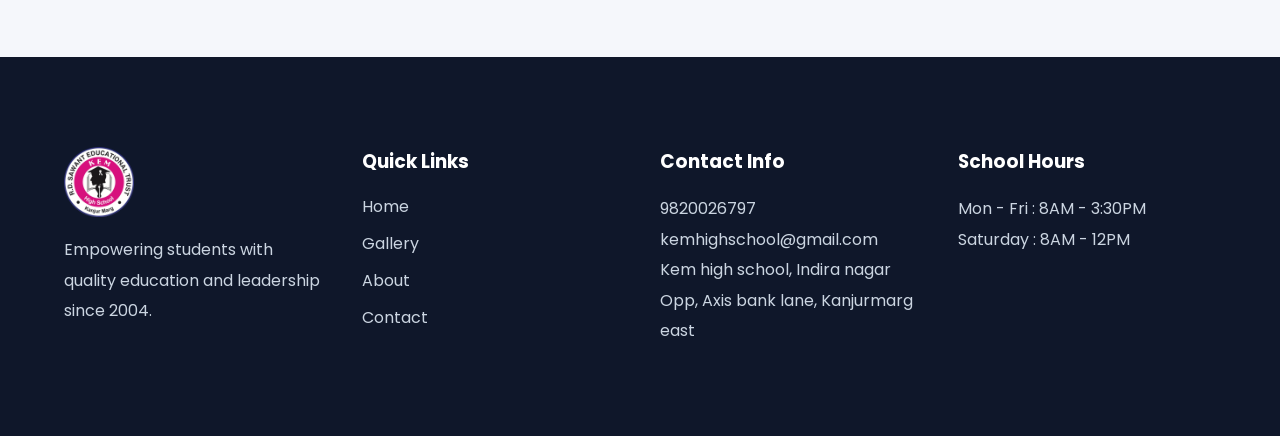
<file: toppers.html>
<!-- toppers.html -->

<!DOCTYPE html>
<html lang="en">

<head>
    <meta charset="UTF-8">
    <meta name="viewport" content="width=device-width, initial-scale=1.0">

    <title>KEM High School - SSC Toppers</title>

    <link rel="stylesheet" href="style.css">

    <link href="https://fonts.googleapis.com/css2?family=Poppins:wght@300;400;500;600;700;800&display=swap" rel="stylesheet">
</head>

<body>

    <!-- FLOATING BG -->

    <img src="images/cloud.png" class="floating-cloud cloud1">
    <img src="images/cloud.png" class="floating-cloud cloud2">

    <!-- NAVBAR -->

    <header class="navbar glass">

        <div class="logo-box">

            <img src="images/logo.png" class="logo">

            <div>
                <h2>KEM HIGH SCHOOL</h2>
                <p>Since 2004</p>
            </div>

        </div>

        <nav>

            <a href="index.html">Home</a>
            <a href="gallery.html">Gallery</a>
            <a href="toppers.html" class="active">SSC Toppers</a>
            <a href="about.html">About</a>
            <a href="courses.html">Courses</a>
            <a href="contact.html">Contact</a>
            <a href="social.html">Social</a>

        </nav>

    </header>

    <!-- HERO -->

    <section class="toppers-hero glass">

        <img src="images/toppers-board.jpg" class="toppers-bg">

        <div class="toppers-overlay">

            <span class="premium-badge">
                Excellence Since 2004
            </span>

            <h1>SSC Toppers</h1>

            <p>
                Celebrating a legacy of academic brilliance,
                discipline and consistent achievements.
            </p>

        </div>

    </section>

    <!-- STATS -->

    <section class="stats-grid">

        <div class="stat-card hover-card glass">

            <div class="stat-icon">🏆</div>

            <h2>100%</h2>

            <p>Consistent SSC Result</p>

        </div>

        <div class="stat-card hover-card glass">

            <div class="stat-icon">⭐</div>

            <h2>98.2%</h2>

            <p>Highest Score</p>

        </div>

        <div class="stat-card hover-card glass">

            <div class="stat-icon">🎖</div>

            <h2>11+</h2>

            <p>Years of Excellence</p>

        </div>

    </section>

    <!-- HALL OF FAME -->

    <section class="glass hall-section">

        <div class="section-heading">

            <span class="premium-badge">
                Hall Of Fame
            </span>

            <h2>Academic Record (2015 - 2025)</h2>

            <p>
                A decade of consistent results
                and top-tier academic performances.
            </p>

        </div>

        <div class="table-container">

            <table>

                <thead>

                    <tr>
                        <th>Academic Year</th>
                        <th>Topper's Name</th>
                        <th>Percentage</th>
                        <th>School Result</th>
                    </tr>

                </thead>

                <tbody>

                    <tr class="hover-row">
                        <td>2024-25</td>
                        <td>Atharv Sonavane</td>
                        <td><span class="score-badge">97.60%</span></td>
                        <td>100%</td>
                    </tr>

                    <tr class="hover-row">
                        <td>2023-24</td>
                        <td>Aryan Waghre</td>
                        <td><span class="score-badge">96.00%</span></td>
                        <td>99%</td>
                    </tr>

                    <tr class="hover-row">
                        <td>2022-23</td>
                        <td>Srushthi Bodkhe</td>
                        <td><span class="score-badge">92.40%</span></td>
                        <td>100%</td>
                    </tr>

                    <tr class="hover-row">
                        <td>2021-22</td>
                        <td>Samruddhi Dere</td>
                        <td><span class="score-badge">95.40%</span></td>
                        <td>100%</td>
                    </tr>

                    <tr class="hover-row">
                        <td>2020-21</td>
                        <td>Yash Tayade</td>
                        <td><span class="score-badge">92.20%</span></td>
                        <td>100%</td>
                    </tr>

                    <tr class="hover-row">
                        <td>2019-20</td>
                        <td>Manish Kapal</td>
                        <td><span class="score-badge">84.60%</span></td>
                        <td>100%</td>
                    </tr>

                    <tr class="hover-row">
                        <td>2018-19</td>
                        <td>Khushboo Sharma</td>
                        <td><span class="score-badge">84.60%</span></td>
                        <td>100%</td>
                    </tr>

                    <tr class="hover-row">
                        <td>2017-18</td>
                        <td>Kirti Kamerkar</td>
                        <td><span class="score-badge">94.80%</span></td>
                        <td>94.12%</td>
                    </tr>

                    <tr class="hover-row">
                        <td>2016-17</td>
                        <td>Aarti Sharma</td>
                        <td><span class="score-badge">92.00%</span></td>
                        <td>100%</td>
                    </tr>

                    <tr class="hover-row">
                        <td>2015-16</td>
                        <td>Prashant Lahane</td>
                        <td><span class="score-badge">92.60%</span></td>
                        <td>100%</td>
                    </tr>

                </tbody>

            </table>

        </div>

    </section>

    <!-- ACHIEVEMENT SECTION -->

    <section class="achievement-grid">

        <div class="achievement-card glass hover-card">

            <div class="achievement-icon">🥇</div>

            <h3>State Board Excellence</h3>

            <p>
                Multiple district and regional academic achievements.
            </p>

        </div>

        <div class="achievement-card glass hover-card">

            <div class="achievement-icon">📚</div>

            <h3>Premium Education</h3>

            <p>
                Modern curriculum with futuristic learning methods.
            </p>

        </div>

        <div class="achievement-card glass hover-card">

            <div class="achievement-icon">🚀</div>

            <h3>Future Leaders</h3>

            <p>
                Developing confidence, leadership and innovation.
            </p>

        </div>

    </section>

    <!-- CTA -->

    <section class="enquiry-section glass">

        <span class="premium-badge">
            Become A Topper
        </span>

        <h2>Ready To Join KEM High School?</h2>

        <p>
            Admissions are now open for students
            aiming for excellence and leadership.
        </p>

        <div class="hero-buttons">

            <a href="contact.html" class="primary-btn">
                Admission Enquiry
            </a>

            <a href="courses.html" class="secondary-btn">
                Explore Courses
            </a>

        </div>

    </section>

    <!-- FOOTER -->

    <footer class="footer">

        <div class="footer-grid">

            <div>

                <img src="images/logo.png" class="footer-logo">

                <p>
                    Empowering students with quality
                    education and leadership since 2004.
                </p>

            </div>

            <div>

                <h3>Quick Links</h3>

                <a href="index.html">Home</a>
                <a href="gallery.html">Gallery</a>
                <a href="about.html">About</a>
                <a href="contact.html">Contact</a>

            </div>

            <div>

                <h3>Contact Info</h3>

                <p>9820026797</p>
                <p>kemhighschool@gmail.com</p>
                <p>
Kem high school,
Indira nagar
Opp, Axis bank lane,
Kanjurmarg east</p>

            </div>

            <div>

                <h3>School Hours</h3>

                <p>Mon - Fri : 8AM - 3:30PM</p>
                <p>Saturday : 8AM - 12PM</p>

            </div>

        </div>

    </footer>

<script src="script.js"></script>

</body>
</html>
</file>
<file: style.css>
/* style.css */

/* =========================
RESET
========================= */

*{
    margin:0;
    padding:0;
    box-sizing:border-box;
}

html{
    scroll-behavior:smooth;
}

body{
    font-family:'Poppins',sans-serif;
    background:#f5f7fb;
    color:#111;
    overflow-x:hidden;
    position:relative;
}

/* =========================
GLOBAL
========================= */

img{
    width:100%;
    display:block;
}

a{
    text-decoration:none;
}

.center{
    text-align:center;
}

/* =========================
GLASS EFFECT
========================= */

.glass{
    background:rgba(255,255,255,0.65);
    backdrop-filter:blur(18px);
    border:1px solid rgba(255,255,255,0.3);
    box-shadow:0 10px 35px rgba(0,0,0,0.08);
}

/* =========================
FLOATING CLOUDS
========================= */

.floating-cloud{
    position:fixed;
    opacity:0.13;
    z-index:-1;
    animation:floatCloud 40s linear infinite;
    filter:blur(1px);
}

.cloud1{
    width:650px;
    top:60px;
    left:-250px;
}

.cloud2{
    width:520px;
    bottom:60px;
    right:-220px;
}

@keyframes floatCloud{

    0%{
        transform:translateX(0);
    }

    100%{
        transform:translateX(1600px);
    }

}

/* =========================
LOADER
========================= */

#loader{
    position:fixed;
    width:100%;
    height:100vh;
    background:white;
    display:flex;
    flex-direction:column;
    justify-content:center;
    align-items:center;
    z-index:99999;
    transition:1s;
}

.loading-text{
    margin-top:15px;
    font-size:18px;
    font-weight:600;
    color:#356dff;
}

/* =========================
NAVBAR
========================= */

.navbar{
    width:92%;
    margin:25px auto;
    padding:18px 28px;
    border-radius:30px;

    display:flex;
    align-items:center;
    justify-content:space-between;

    position:sticky;
    top:12px;

    z-index:999;
}

.logo-box{
    display:flex;
    align-items:center;
    gap:14px;
}

.logo{
    width:58px;
}

.logo-box h2{
    font-size:22px;
    font-weight:700;
}

.logo-box p{
    color:#777;
    font-size:13px;
}

nav{
    display:flex;
    gap:14px;
    flex-wrap:wrap;
}

nav a{
    color:#222;
    padding:12px 20px;
    border-radius:18px;
    font-weight:500;
    transition:0.35s ease;
}

nav a:hover{
    background:#356dff;
    color:white;
    transform:translateY(-4px);
}

nav .active{
    background:#111;
    color:white;
}

/* =========================
HERO
========================= */

.hero{
    width:92%;
    margin:40px auto;
    display:grid;
    grid-template-columns:1fr 1fr;
    align-items:center;
    gap:60px;
}

.hero-content h1{
    font-size:72px;
    line-height:1.1;
    margin:20px 0;
}

.hero-content p{
    color:#666;
    line-height:1.9;
    font-size:17px;
}

.hero-image img{
    border-radius:40px;
    height:620px;
    object-fit:cover;
    box-shadow:0 20px 50px rgba(0,0,0,0.15);

    transition:opacity 0.8s ease-in-out;
    opacity:1;
}

/* =========================
PAGE HERO
========================= */

.page-hero{
    width:92%;
    margin:60px auto;
    padding:90px 30px;
}

.page-hero h1{
    font-size:68px;
    margin:18px 0;
}

.page-hero p{
    color:#666;
    max-width:760px;
    margin:auto;
    line-height:1.9;
}

/* =========================
PREMIUM BADGE
========================= */

.premium-badge{
    display:inline-block;
    background:#eef3ff;
    color:#356dff;
    padding:10px 18px;
    border-radius:50px;
    font-size:14px;
    font-weight:600;
}

/* =========================
BUTTONS
========================= */

.hero-buttons{
    display:flex;
    gap:18px;
    flex-wrap:wrap;
    margin-top:35px;
}

.primary-btn,
.secondary-btn{
    padding:15px 28px;
    border-radius:18px;
    font-weight:600;
    transition:0.4s ease;
    display:inline-block;
}

.primary-btn{
    background:#356dff;
    color:white;
}

.secondary-btn{
    background:white;
    color:#111;
    border:1px solid #ddd;
}

.primary-btn:hover,
.secondary-btn:hover{
    transform:translateY(-5px);
    box-shadow:0 18px 35px rgba(0,0,0,0.12);
}

/* =========================
FEATURES
========================= */

.features-grid{
    width:92%;
    margin:90px auto;
    display:grid;
    grid-template-columns:repeat(auto-fit,minmax(280px,1fr));
    gap:30px;
}

.feature-card{
    padding:35px;
    border-radius:30px;
}

.feature-card img{
    width:70px;
    margin-bottom:20px;
}

.feature-card h3{
    margin-bottom:15px;
    font-size:24px;
}

.feature-card p{
    color:#666;
    line-height:1.8;
}

.feature-icon{
    width:70px;
    height:70px;
    border-radius:18px;
    background:#eef3ff;
    display:flex;
    align-items:center;
    justify-content:center;
    font-size:30px;
    margin-bottom:22px;
}

/* =========================
PRINCIPAL / TRUSTEE
========================= */

.principal-section,
.trustee-section,
.about-box,
.leadership-card,
.social-highlight{
    width:92%;
    margin:90px auto;
    padding:50px;
    border-radius:35px;

    display:grid;
    grid-template-columns:1fr 1fr;
    gap:50px;
    align-items:center;
}

.principal-image img,
.trustee-image img,
.about-image img,
.leader-image img,
.highlight-image img{
    border-radius:28px;
    height:480px;
    object-fit:cover;
}

.principal-content h2,
.trustee-content h2,
.about-text h2,
.leader-content h2{
    font-size:42px;
    margin:20px 0;
}

.principal-content p,
.trustee-content p,
.about-text p,
.leader-content p{
    color:#666;
    line-height:1.9;
    margin-top:18px;
}

.reverse{
    direction:rtl;
}

.reverse .leader-content{
    direction:ltr;
}

/* =========================
MENTOR
========================= */

.mentor-box,
.mentor-section{
    width:92%;
    margin:90px auto;
    padding:40px;
    border-radius:35px;

    display:flex;
    align-items:center;
    gap:35px;
}

.mentor-box img,
.mentor-image{
    width:180px;
    height:180px;
    border-radius:50%;
    object-fit:cover;
}

/* =========================
GALLERY
========================= */

.gallery-grid{
    width:92%;
    margin:80px auto;

    display:grid;
    grid-template-columns:repeat(auto-fit,minmax(300px,1fr));
    gap:28px;
}

.gallery-card{
    border-radius:30px;
    overflow:hidden;
    position:relative;
}

.gallery-card img{
    height:380px;
    object-fit:cover;
    transition:0.5s ease;
}

.gallery-overlay{
    position:absolute;
    inset:0;
    background:linear-gradient(to top,rgba(0,0,0,0.75),transparent);
    display:flex;
    align-items:flex-end;
    padding:30px;
}

.gallery-overlay h3{
    color:white;
    font-size:26px;
}

.gallery-card:hover img{
    transform:scale(1.08);
}

/* =========================
VIDEO
========================= */

.video-grid{
    width:92%;
    margin:70px auto;

    display:grid;
    grid-template-columns:repeat(auto-fit,minmax(300px,1fr));
    gap:30px;
}

.video-card{
    border-radius:30px;
    overflow:hidden;
    position:relative;
}

.video-card img{
    height:350px;
    object-fit:cover;
}

.video-overlay{
    position:absolute;
    inset:0;
    background:linear-gradient(to top,rgba(0,0,0,0.7),transparent);
    display:flex;
    flex-direction:column;
    justify-content:flex-end;
    padding:30px;
}

.play-btn{
    width:70px;
    height:70px;
    border-radius:50%;
    background:white;
    display:flex;
    align-items:center;
    justify-content:center;
    font-size:24px;
    margin-bottom:20px;
}

.video-overlay h3{
    color:white;
}

/* =========================
TOPPERS
========================= */

.toppers-hero{
    width:92%;
    margin:50px auto;
    border-radius:40px;
    overflow:hidden;
    position:relative;
}

.toppers-bg{
    height:650px;
    object-fit:cover;
}

.toppers-overlay{
    position:absolute;
    inset:0;
    background:rgba(0,0,0,0.45);

    display:flex;
    flex-direction:column;
    justify-content:center;
    align-items:center;

    text-align:center;
    padding:20px;
}

.toppers-overlay h1{
    color:white;
    font-size:72px;
    margin:25px 0;
}

.toppers-overlay p{
    color:#eee;
    max-width:700px;
    line-height:1.9;
}

/* =========================
STATS
========================= */

.stats-grid{
    width:92%;
    margin:80px auto;

    display:grid;
    grid-template-columns:repeat(auto-fit,minmax(260px,1fr));
    gap:30px;
}

.stat-card{
    padding:40px;
    border-radius:30px;
    text-align:center;
}

.stat-icon{
    font-size:42px;
    margin-bottom:18px;
}

.stat-card h2{
    font-size:52px;
}

.stat-card p{
    color:#666;
    margin-top:10px;
}

/* =========================
TABLE
========================= */

.hall-section{
    width:92%;
    margin:90px auto;
    padding:45px;
    border-radius:35px;
}

.table-container{
    overflow-x:auto;
    margin-top:40px;
}

table{
    width:100%;
    border-collapse:collapse;
}

th,
td{
    padding:22px;
    text-align:left;
}

th{
    background:#eef3ff;
}

tbody tr{
    border-bottom:1px solid #eee;
}

.hover-row:hover{
    background:#f7f9ff;
}

.score-badge{
    background:#356dff;
    color:white;
    padding:8px 16px;
    border-radius:50px;
}

/* =========================
COURSES
========================= */

.courses-grid{
    width:92%;
    margin:80px auto;

    display:grid;
    grid-template-columns:repeat(auto-fit,minmax(340px,1fr));
    gap:35px;
}

.course-card{
    border-radius:35px;
    overflow:hidden;
}

.course-image img{
    height:260px;
    object-fit:cover;
}

.course-content{
    padding:30px;
}

.course-tag{
    display:inline-block;
    background:#eef3ff;
    color:#356dff;
    padding:8px 14px;
    border-radius:50px;
    font-size:13px;
    margin-bottom:15px;
}

.course-content h3{
    font-size:28px;
}

.course-content p{
    color:#666;
    line-height:1.8;
    margin:18px 0;
}

.course-content ul{
    list-style:none;
    margin-bottom:25px;
}

.course-content li{
    margin:10px 0;
    color:#444;
}

/* =========================
CONTACT
========================= */

.contact-layout{
    width:92%;
    margin:80px auto;

    display:grid;
    grid-template-columns:1fr 1fr;
    gap:35px;
}

.contact-info,
.contact-form{
    padding:40px;
    border-radius:35px;
}

.contact-info h2,
.contact-form h2{
    font-size:42px;
    margin:20px 0;
}

.contact-item{
    display:flex;
    gap:20px;
    margin-top:30px;
}

.contact-icon{
    width:60px;
    height:60px;
    border-radius:18px;
    background:#eef3ff;
    display:flex;
    align-items:center;
    justify-content:center;
    font-size:26px;
}

.contact-form form{
    display:flex;
    flex-direction:column;
    gap:20px;
    margin-top:30px;
}

.contact-form input,
.contact-form textarea{
    padding:18px;
    border:none;
    border-radius:18px;
    background:#f6f7fb;
    font-family:'Poppins',sans-serif;
}

/* =========================
MAP
========================= */

.map-section{
    width:92%;
    margin:90px auto;
}

.map-box{
    margin-top:40px;
    border-radius:35px;
    overflow:hidden;
}

.map-box iframe{
    width:100%;
    height:500px;
    border:none;
}

.map-btn-box{
    margin-top:30px;
    text-align:center;
}

/* =========================
SOCIAL
========================= */

.social-grid{
    width:92%;
    margin:80px auto;

    display:grid;
    grid-template-columns:repeat(auto-fit,minmax(300px,1fr));
    gap:30px;
}

.social-card{
    padding:40px;
    border-radius:35px;
    text-align:center;
}

.social-icon{
    width:85px;
    height:85px;
    border-radius:25px;
    margin:auto auto 25px;

    display:flex;
    align-items:center;
    justify-content:center;

    font-size:38px;

    background:#eef3ff;
}

.social-card h2{
    margin-bottom:15px;
}

.social-card p{
    color:#666;
    line-height:1.8;
    margin-bottom:25px;
}

/* =========================
VALUES / RULES
========================= */

.values-grid,
.rules-grid,
.curriculum-grid,
.achievement-grid,
.quick-actions{
    width:92%;
    margin:80px auto;

    display:grid;
    grid-template-columns:repeat(auto-fit,minmax(280px,1fr));
    gap:30px;
}

.value-card,
.curriculum-card,
.achievement-card,
.action-card{
    padding:35px;
    border-radius:30px;
}

.value-icon,
.achievement-icon,
.action-icon{
    font-size:42px;
    margin-bottom:18px;
}

.rule-item{
    background:white;
    padding:24px;
    border-radius:22px;
    box-shadow:0 5px 18px rgba(0,0,0,0.05);
}

/* =========================
MOTTO
========================= */

.motto-section{
    width:92%;
    margin:90px auto;
    padding:70px 30px;
    border-radius:35px;
}

.motto-section h2{
    font-size:52px;
    margin:20px 0;
}

/* =========================
ENQUIRY SECTION
========================= */

.enquiry-section{
    width:92%;
    margin:90px auto;
    padding:80px 30px;
    border-radius:40px;
    text-align:center;
}

.enquiry-section h2{
    font-size:56px;
    margin:22px 0;
}

.enquiry-section p{
    max-width:760px;
    margin:auto;
    color:#666;
    line-height:1.9;
}

/* =========================
FOOTER
========================= */

.footer{
    background:#0f172a;
    margin-top:120px;
    padding:90px 5%;
    color:white;
}

.footer-grid{
    display:grid;
    grid-template-columns:repeat(auto-fit,minmax(220px,1fr));
    gap:40px;
}

.footer-logo{
    width:70px;
    margin-bottom:18px;
}

.footer p{
    color:#cbd5e1;
    line-height:1.9;
}

.footer h3{
    margin-bottom:18px;
}

.footer a{
    display:block;
    color:#cbd5e1;
    margin-bottom:12px;
}

/* =========================
HOVER EFFECT
========================= */

.hover-card{
    transition:0.45s ease;
}

.hover-card:hover{
    transform:
    translateY(-10px)
    scale(1.02);

    box-shadow:0 25px 50px rgba(0,0,0,0.12);
}

/* =========================
RESPONSIVE
========================= */

@media(max-width:992px){

    .hero,
    .principal-section,
    .trustee-section,
    .about-box,
    .leadership-card,
    .social-highlight,
    .contact-layout{
        grid-template-columns:1fr;
    }

    .hero-content h1,
    .page-hero h1,
    .toppers-overlay h1{
        font-size:48px;
    }

    .principal-content h2,
    .trustee-content h2,
    .about-text h2,
    .leader-content h2,
    .contact-info h2,
    .contact-form h2,
    .enquiry-section h2{
        font-size:36px;
    }

    .navbar{
        flex-direction:column;
        gap:20px;
    }

    nav{
        justify-content:center;
    }

    .mentor-box,
    .mentor-section{
        flex-direction:column;
        text-align:center;
    }

    .hero-image img{
        height:450px;
    }

}
</file>
